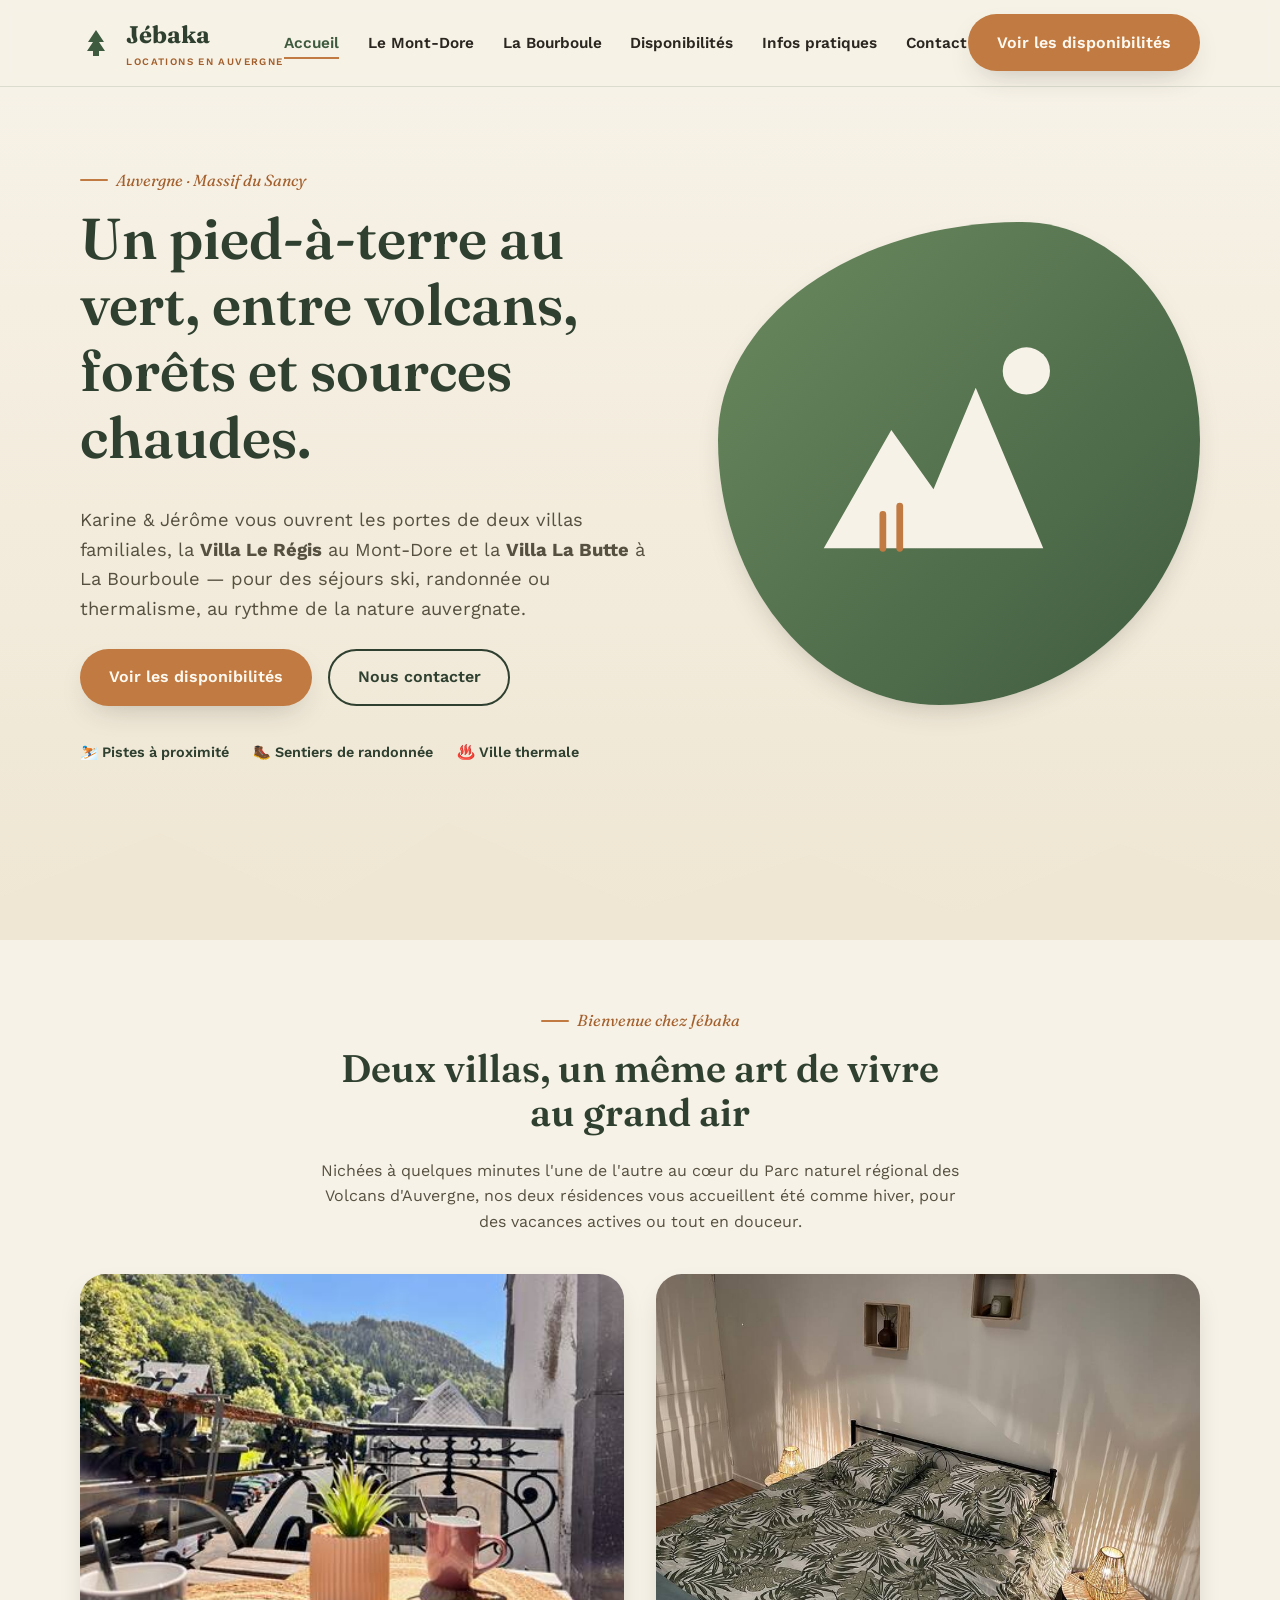
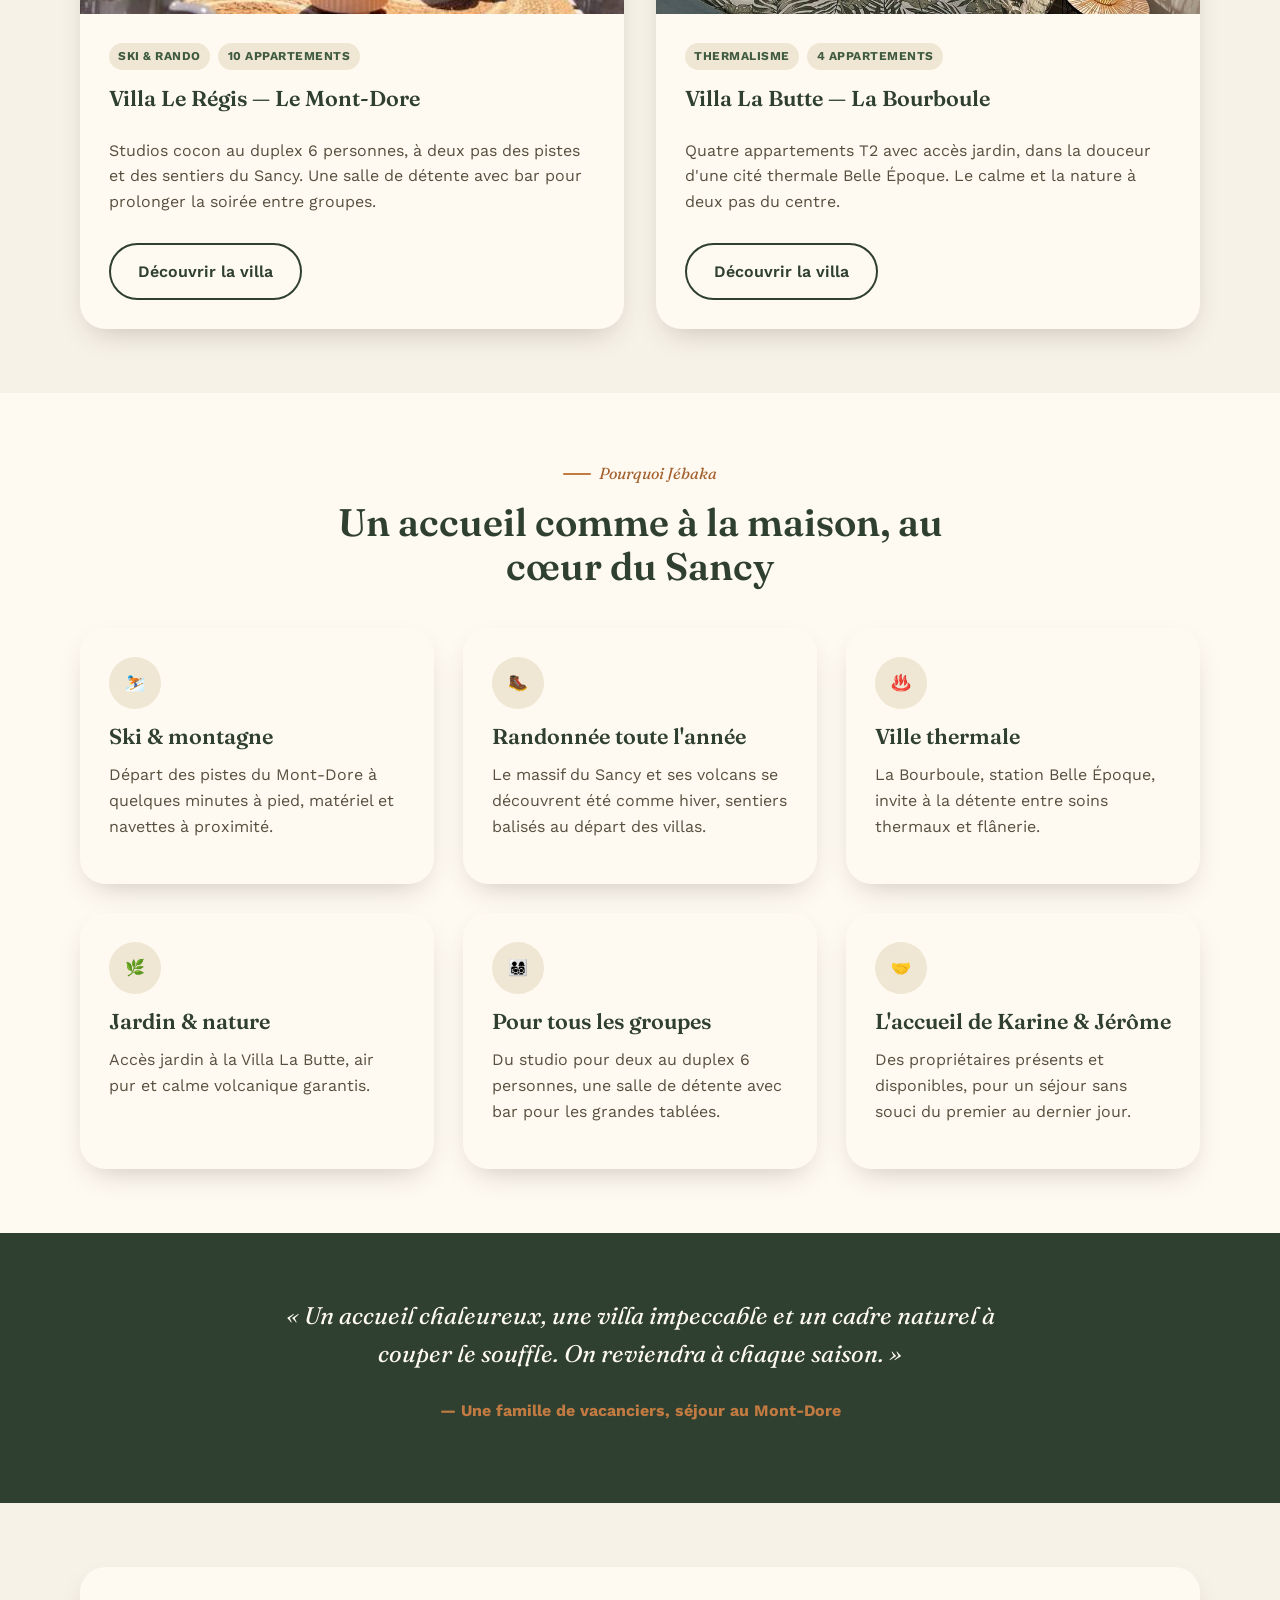
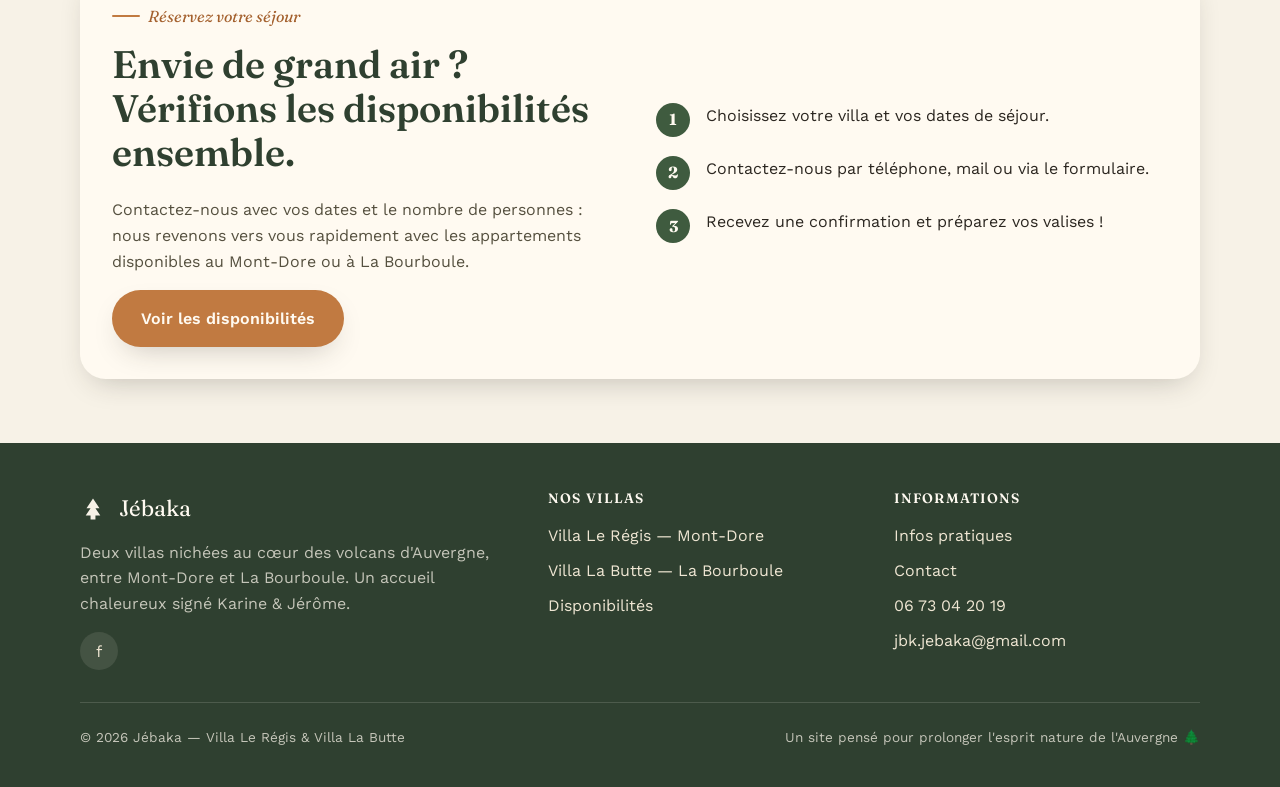
<file: index.html>
<!DOCTYPE html>
<html lang="fr">
<head>
<meta charset="UTF-8">
<meta name="viewport" content="width=device-width, initial-scale=1.0">
<title>Jébaka — Locations de vacances au Mont-Dore & La Bourboule</title>
<meta name="description" content="Jébaka vous accueille dans deux villas au cœur des volcans d'Auvergne : Villa Le Régis au Mont-Dore et Villa La Butte à La Bourboule. Ski, randonnée, thermalisme et nature.">
<link rel="icon" href="data:image/svg+xml,<svg xmlns=%22http://www.w3.org/2000/svg%22 viewBox=%220 0 100 100%22><text y=%22.9em%22 font-size=%2290%22>🌲</text></svg>">
<link rel="preconnect" href="https://fonts.googleapis.com">
<link rel="preconnect" href="https://fonts.gstatic.com" crossorigin>
<link href="https://fonts.googleapis.com/css2?family=Fraunces:ital,wght@0,500;0,600;0,700;1,500&family=Work+Sans:wght@400;500;600;700&display=swap" rel="stylesheet">
<link rel="stylesheet" href="assets/css/style.css">
</head>
<body>

<header class="site-header">
  <div class="container">
    <a href="index.html" class="logo">
      <svg width="32" height="32" viewBox="0 0 32 32" fill="none"><path d="M16 3 L24 15h-5l6 9h-6l0 5h-6l0-5H7l6-9h-5Z" fill="#3f5b3f"/></svg>
      <span>Jébaka<span class="sub">Locations en Auvergne</span></span>
    </a>
    <nav class="main-nav" aria-label="Navigation principale">
      <ul>
        <li><a href="index.html" aria-current="page">Accueil</a></li>
        <li><a href="mont-dore.html">Le Mont-Dore</a></li>
        <li><a href="bourboule.html">La Bourboule</a></li>
        <li><a href="disponibilites.html">Disponibilités</a></li>
        <li><a href="infos-pratiques.html">Infos pratiques</a></li>
        <li><a href="contact.html">Contact</a></li>
      </ul>
    </nav>
    <div class="header-actions">
      <a href="disponibilites.html" class="btn btn-primary">Voir les disponibilités</a>
      <button class="nav-toggle" aria-label="Ouvrir le menu"><span></span></button>
    </div>
  </div>
</header>

<main>
  <section class="hero">
    <div class="container">
      <div class="hero-copy">
        <p class="eyebrow">Auvergne · Massif du Sancy</p>
        <h1>Un pied-à-terre au vert, entre volcans, forêts et sources chaudes.</h1>
        <p class="lead">Karine &amp; Jérôme vous ouvrent les portes de deux villas familiales, la <strong>Villa Le Régis</strong> au Mont-Dore et la <strong>Villa La Butte</strong> à La Bourboule — pour des séjours ski, randonnée ou thermalisme, au rythme de la nature auvergnate.</p>
        <div class="hero-actions">
          <a href="disponibilites.html" class="btn btn-primary">Voir les disponibilités</a>
          <a href="contact.html" class="btn btn-ghost">Nous contacter</a>
        </div>
        <div class="hero-badges">
          <span class="badge">⛷️ Pistes à proximité</span>
          <span class="badge">🥾 Sentiers de randonnée</span>
          <span class="badge">♨️ Ville thermale</span>
        </div>
      </div>
      <div class="hero-art">
        <div class="blob">
          <svg viewBox="0 0 200 200" fill="none">
            <path d="M20 150 L60 80 L85 115 L110 55 L150 150 Z" fill="#f7f2e7"/>
            <circle cx="140" cy="45" r="14" fill="#f7f2e7"/>
            <path d="M55 150 L55 130 M65 150 L65 125" stroke="#c17a41" stroke-width="4" stroke-linecap="round"/>
          </svg>
        </div>
      </div>
    </div>
    <svg class="mountain-line" viewBox="0 0 1200 120" preserveAspectRatio="none">
      <path d="M0,120 L0,80 L150,20 L300,90 L420,10 L600,90 L760,40 L900,95 L1050,30 L1200,80 L1200,120 Z" fill="#efe6d3"/>
    </svg>
  </section>

  <section class="section-cream">
    <div class="container">
      <div class="section-head center">
        <p class="eyebrow">Bienvenue chez Jébaka</p>
        <h2>Deux villas, un même art de vivre au grand air</h2>
        <p>Nichées à quelques minutes l'une de l'autre au cœur du Parc naturel régional des Volcans d'Auvergne, nos deux résidences vous accueillent été comme hiver, pour des vacances actives ou tout en douceur.</p>
      </div>

      <div class="property-grid">
        <article class="property-card">
          <div class="property-media">
            <img src="assets/img/mont-dore/balcon-vue-montagne.jpg" alt="Vue montagne depuis un balcon de la Villa Le Régis, Le Mont-Dore" loading="lazy">
          </div>
          <div class="property-body">
            <div class="property-tags"><span class="tag">Ski &amp; rando</span><span class="tag">10 appartements</span></div>
            <h3>Villa Le Régis — Le Mont-Dore</h3>
            <p>Studios cocon au duplex 6 personnes, à deux pas des pistes et des sentiers du Sancy. Une salle de détente avec bar pour prolonger la soirée entre groupes.</p>
            <a href="mont-dore.html" class="btn btn-ghost">Découvrir la villa</a>
          </div>
        </article>

        <article class="property-card">
          <div class="property-media">
            <img src="assets/img/bourboule/chambre-jungle.jpg" alt="Chambre de la Villa La Butte, La Bourboule" loading="lazy">
          </div>
          <div class="property-body">
            <div class="property-tags"><span class="tag">Thermalisme</span><span class="tag">4 appartements</span></div>
            <h3>Villa La Butte — La Bourboule</h3>
            <p>Quatre appartements T2 avec accès jardin, dans la douceur d'une cité thermale Belle Époque. Le calme et la nature à deux pas du centre.</p>
            <a href="bourboule.html" class="btn btn-ghost">Découvrir la villa</a>
          </div>
        </article>
      </div>
    </div>
  </section>

  <section class="section-paper">
    <div class="container">
      <div class="section-head center">
        <p class="eyebrow">Pourquoi Jébaka</p>
        <h2>Un accueil comme à la maison, au cœur du Sancy</h2>
      </div>
      <div class="feature-grid">
        <div class="feature-card">
          <div class="feature-icon">⛷️</div>
          <h3>Ski &amp; montagne</h3>
          <p>Départ des pistes du Mont-Dore à quelques minutes à pied, matériel et navettes à proximité.</p>
        </div>
        <div class="feature-card">
          <div class="feature-icon">🥾</div>
          <h3>Randonnée toute l'année</h3>
          <p>Le massif du Sancy et ses volcans se découvrent été comme hiver, sentiers balisés au départ des villas.</p>
        </div>
        <div class="feature-card">
          <div class="feature-icon">♨️</div>
          <h3>Ville thermale</h3>
          <p>La Bourboule, station Belle Époque, invite à la détente entre soins thermaux et flânerie.</p>
        </div>
        <div class="feature-card">
          <div class="feature-icon">🌿</div>
          <h3>Jardin &amp; nature</h3>
          <p>Accès jardin à la Villa La Butte, air pur et calme volcanique garantis.</p>
        </div>
        <div class="feature-card">
          <div class="feature-icon">👨‍👩‍👧‍👦</div>
          <h3>Pour tous les groupes</h3>
          <p>Du studio pour deux au duplex 6 personnes, une salle de détente avec bar pour les grandes tablées.</p>
        </div>
        <div class="feature-card">
          <div class="feature-icon">🤝</div>
          <h3>L'accueil de Karine &amp; Jérôme</h3>
          <p>Des propriétaires présents et disponibles, pour un séjour sans souci du premier au dernier jour.</p>
        </div>
      </div>
    </div>
  </section>

  <section class="section-forest">
    <div class="container">
      <div class="testimonial">
        <p class="quote">« Un accueil chaleureux, une villa impeccable et un cadre naturel à couper le souffle. On reviendra à chaque saison. »</p>
        <p class="author">— Une famille de vacanciers, séjour au Mont-Dore</p>
      </div>
    </div>
  </section>

  <section class="section-cream">
    <div class="container">
      <div class="avail-panel">
        <div>
          <p class="eyebrow">Réservez votre séjour</p>
          <h2>Envie de grand air ? Vérifions les disponibilités ensemble.</h2>
          <p>Contactez-nous avec vos dates et le nombre de personnes : nous revenons vers vous rapidement avec les appartements disponibles au Mont-Dore ou à La Bourboule.</p>
          <a href="disponibilites.html" class="btn btn-primary">Voir les disponibilités</a>
        </div>
        <ul class="avail-steps">
          <li>Choisissez votre villa et vos dates de séjour.</li>
          <li>Contactez-nous par téléphone, mail ou via le formulaire.</li>
          <li>Recevez une confirmation et préparez vos valises !</li>
        </ul>
      </div>
    </div>
  </section>
</main>

<footer class="site-footer">
  <div class="container">
    <div class="footer-grid">
      <div>
        <div class="footer-logo">
          <svg width="26" height="26" viewBox="0 0 32 32" fill="none"><path d="M16 3 L24 15h-5l6 9h-6l0 5h-6l0-5H7l6-9h-5Z" fill="#f7f2e7"/></svg>
          Jébaka
        </div>
        <p>Deux villas nichées au cœur des volcans d'Auvergne, entre Mont-Dore et La Bourboule. Un accueil chaleureux signé Karine &amp; Jérôme.</p>
        <div class="social-links">
          <a href="https://www.facebook.com" aria-label="Facebook" target="_blank" rel="noopener">f</a>
        </div>
      </div>
      <div>
        <h4>Nos villas</h4>
        <ul>
          <li><a href="mont-dore.html">Villa Le Régis — Mont-Dore</a></li>
          <li><a href="bourboule.html">Villa La Butte — La Bourboule</a></li>
          <li><a href="disponibilites.html">Disponibilités</a></li>
        </ul>
      </div>
      <div>
        <h4>Informations</h4>
        <ul>
          <li><a href="infos-pratiques.html">Infos pratiques</a></li>
          <li><a href="contact.html">Contact</a></li>
          <li><a href="tel:0673042019">06 73 04 20 19</a></li>
          <li><a href="mailto:jbk.jebaka@gmail.com">jbk.jebaka@gmail.com</a></li>
        </ul>
      </div>
    </div>
    <div class="footer-bottom">
      <p>© 2026 Jébaka — Villa Le Régis &amp; Villa La Butte</p>
      <p>Un site pensé pour prolonger l'esprit nature de l'Auvergne 🌲</p>
    </div>
  </div>
</footer>

<script src="assets/js/main.js"></script>
</body>
</html>
</file>
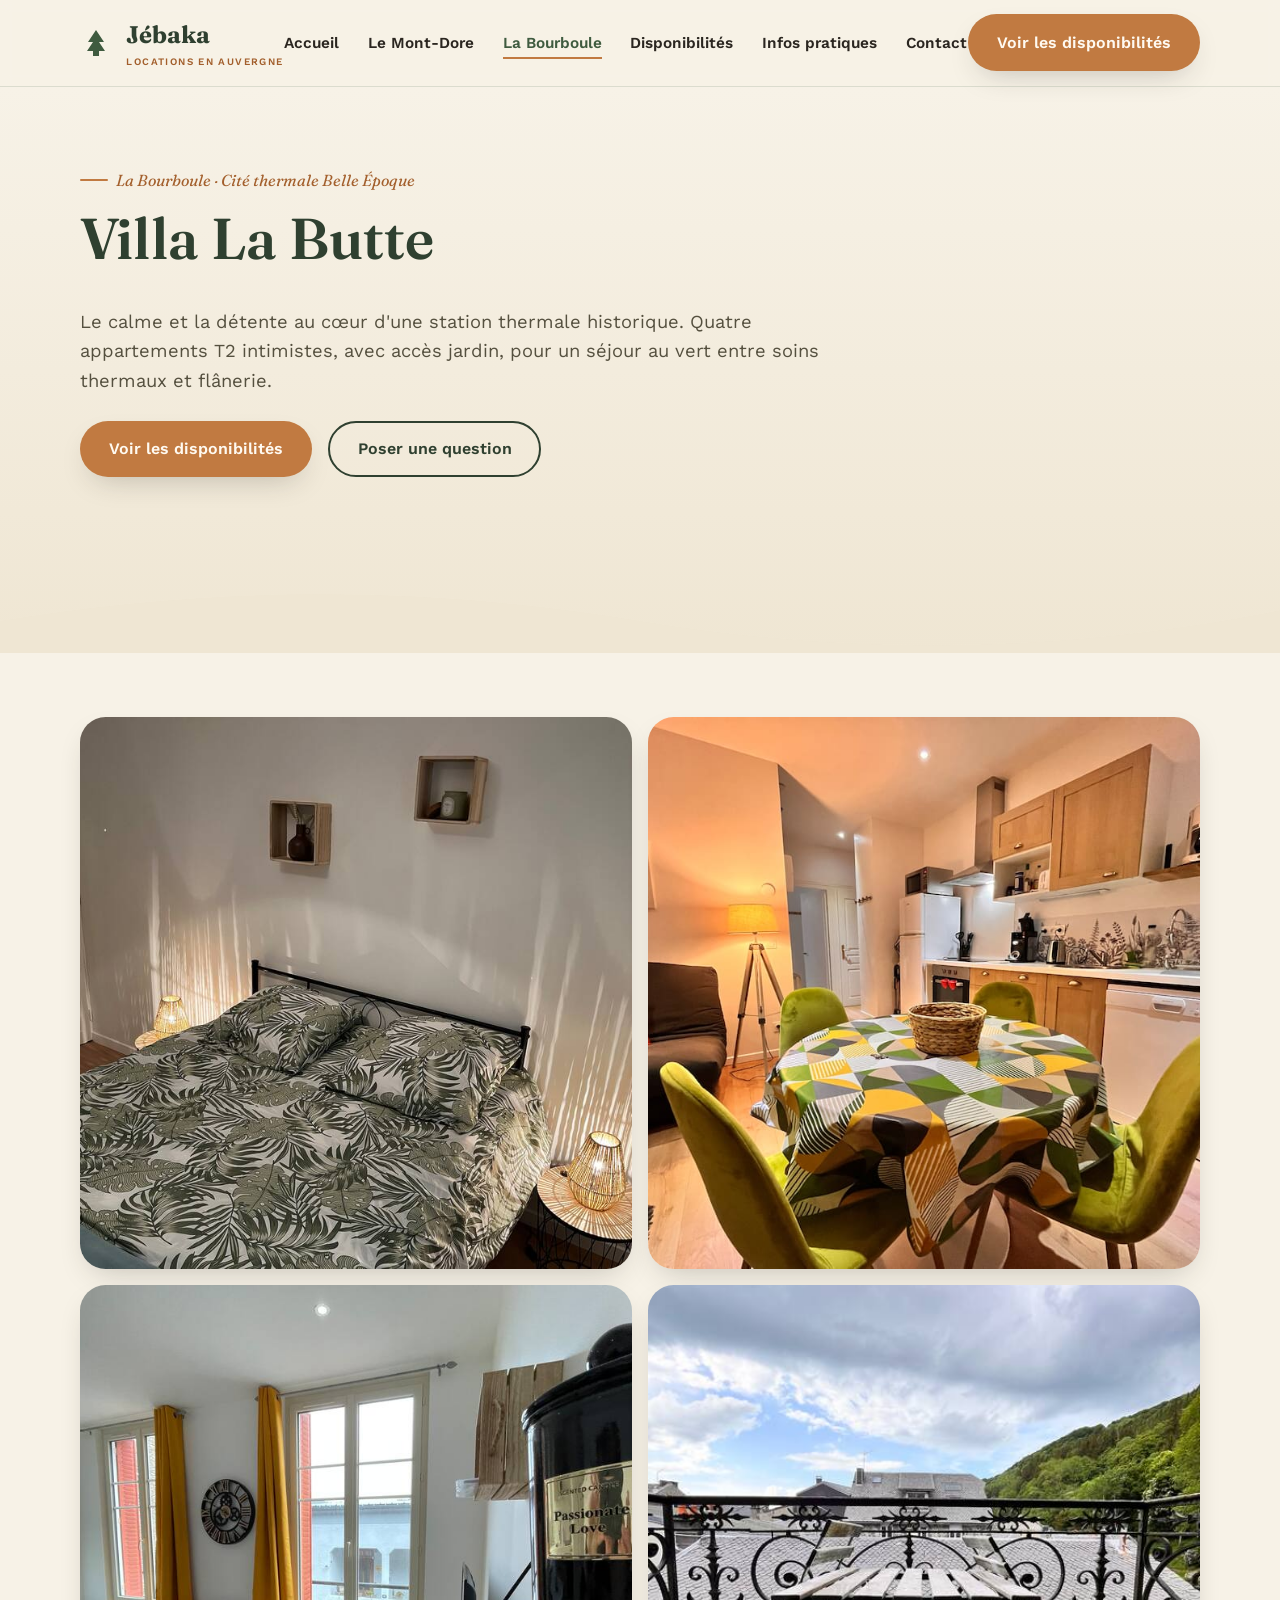
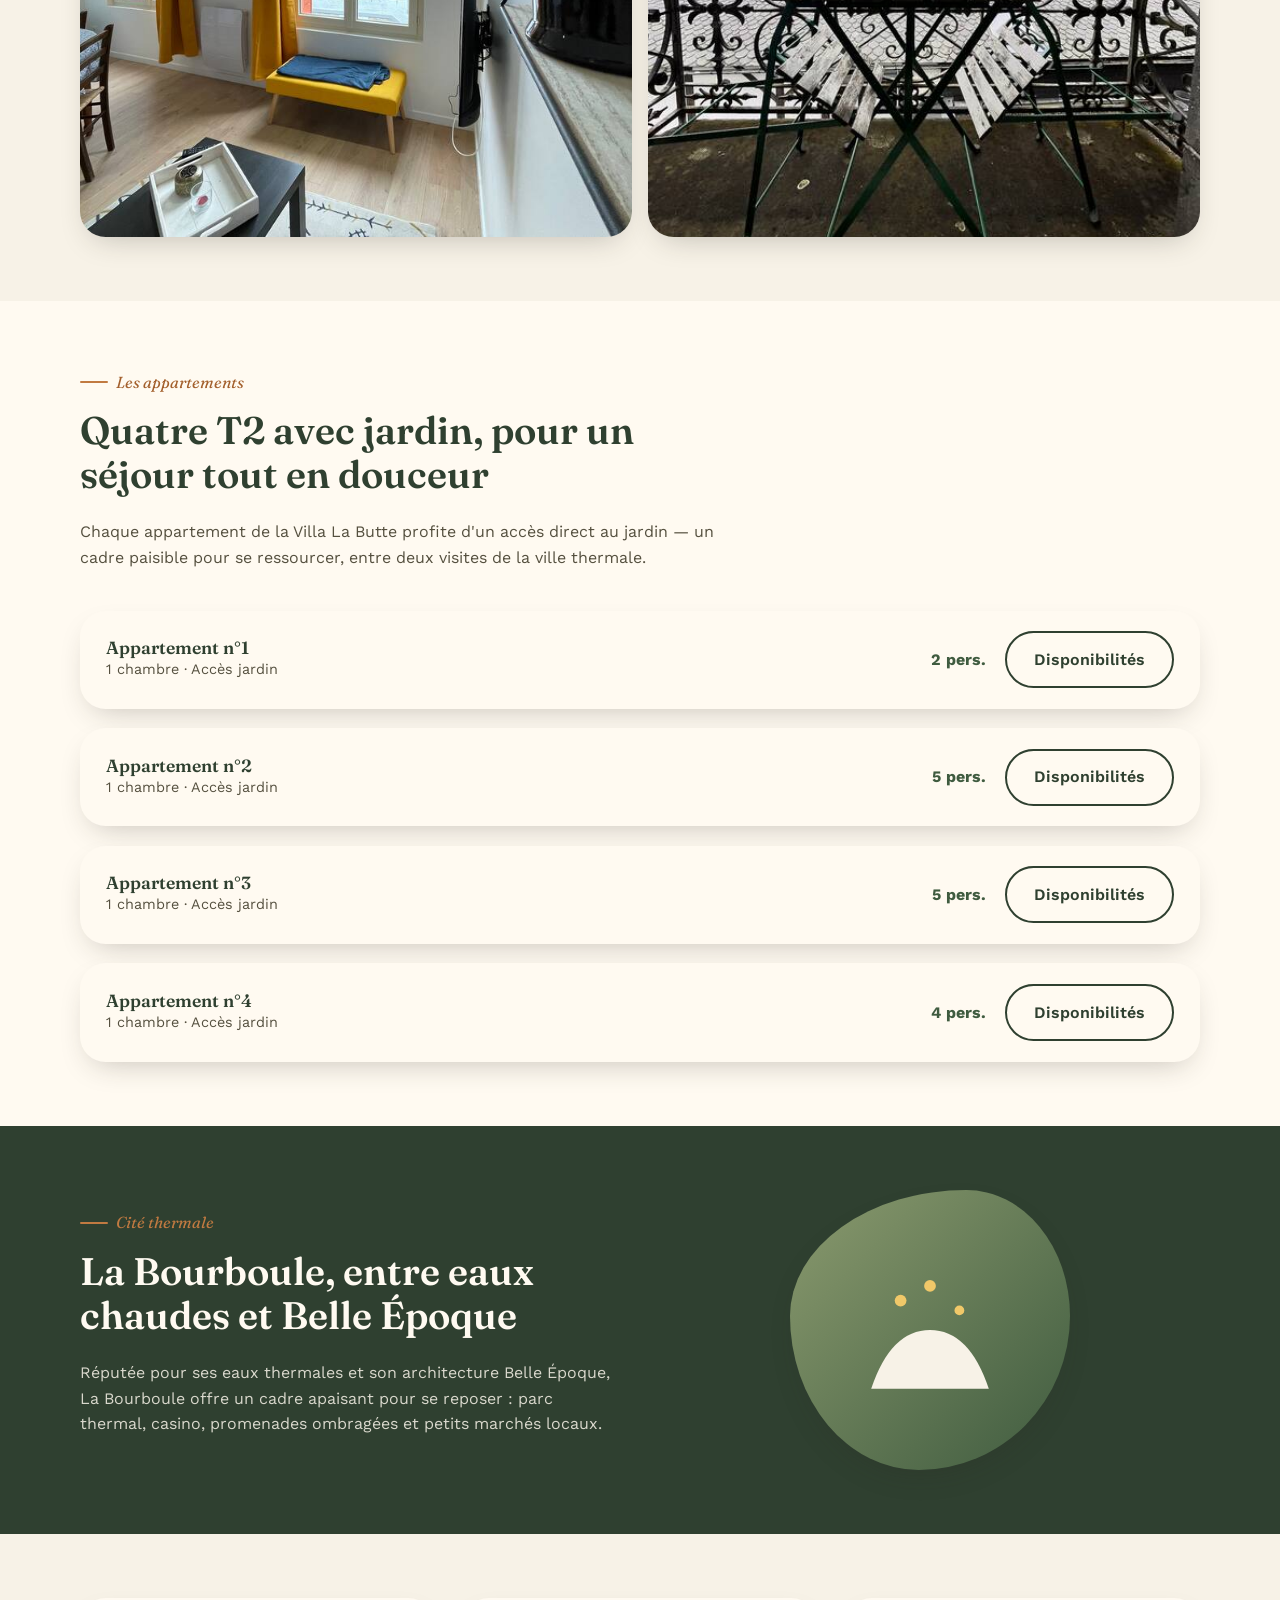
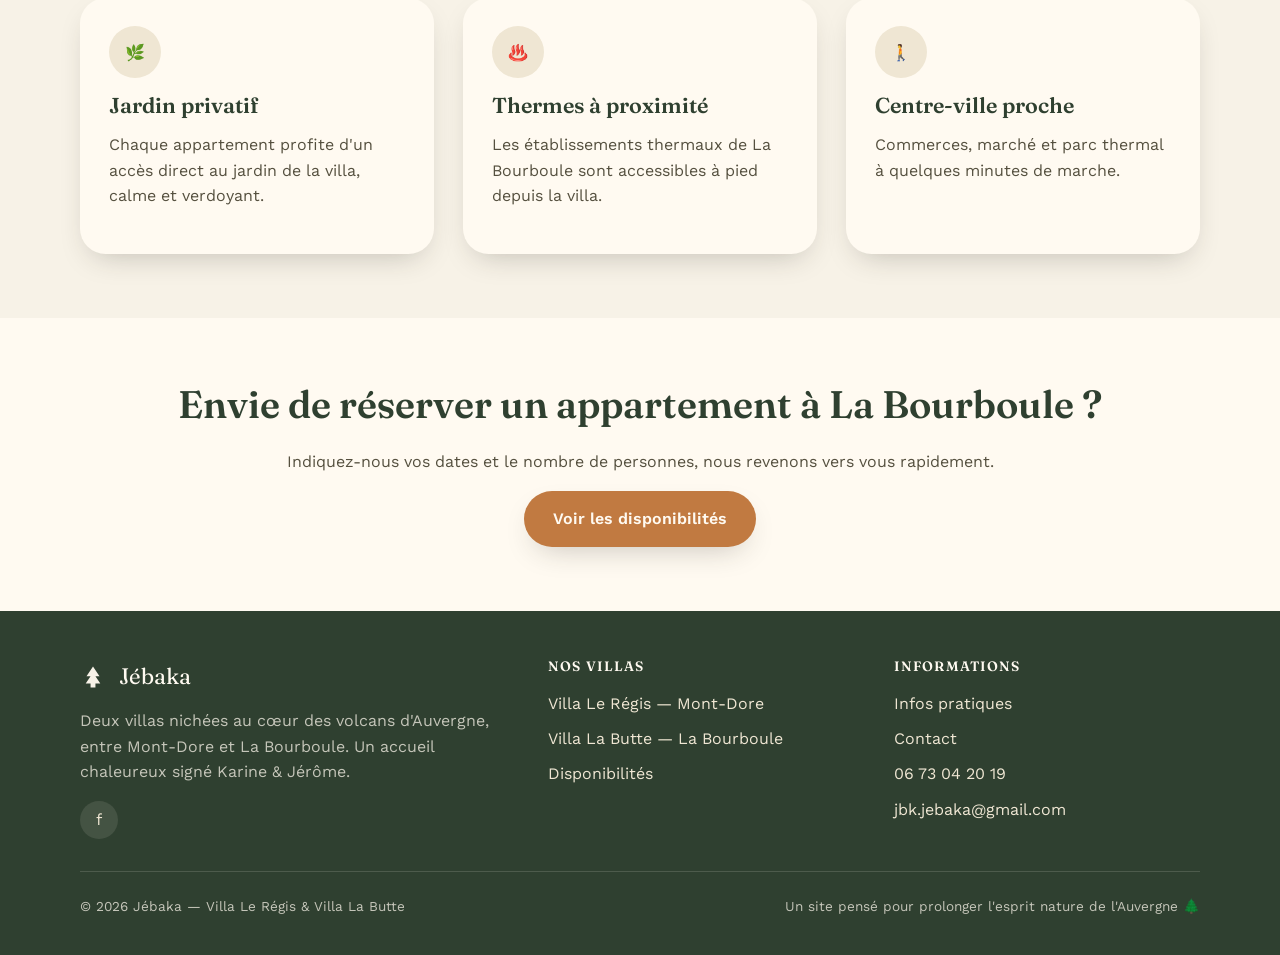
<file: bourboule.html>
<!DOCTYPE html>
<html lang="fr">
<head>
<meta charset="UTF-8">
<meta name="viewport" content="width=device-width, initial-scale=1.0">
<title>Villa La Butte — Appartements à La Bourboule | Jébaka</title>
<meta name="description" content="Villa La Butte à La Bourboule : 4 appartements T2 avec accès jardin, calme et détente dans une station thermale Belle Époque.">
<link rel="icon" href="data:image/svg+xml,<svg xmlns=%22http://www.w3.org/2000/svg%22 viewBox=%220 0 100 100%22><text y=%22.9em%22 font-size=%2290%22>🌲</text></svg>">
<link rel="preconnect" href="https://fonts.googleapis.com">
<link rel="preconnect" href="https://fonts.gstatic.com" crossorigin>
<link href="https://fonts.googleapis.com/css2?family=Fraunces:ital,wght@0,500;0,600;0,700;1,500&family=Work+Sans:wght@400;500;600;700&display=swap" rel="stylesheet">
<link rel="stylesheet" href="assets/css/style.css">
</head>
<body>

<header class="site-header">
  <div class="container">
    <a href="index.html" class="logo">
      <svg width="32" height="32" viewBox="0 0 32 32" fill="none"><path d="M16 3 L24 15h-5l6 9h-6l0 5h-6l0-5H7l6-9h-5Z" fill="#3f5b3f"/></svg>
      <span>Jébaka<span class="sub">Locations en Auvergne</span></span>
    </a>
    <nav class="main-nav" aria-label="Navigation principale">
      <ul>
        <li><a href="index.html">Accueil</a></li>
        <li><a href="mont-dore.html">Le Mont-Dore</a></li>
        <li><a href="bourboule.html" aria-current="page">La Bourboule</a></li>
        <li><a href="disponibilites.html">Disponibilités</a></li>
        <li><a href="infos-pratiques.html">Infos pratiques</a></li>
        <li><a href="contact.html">Contact</a></li>
      </ul>
    </nav>
    <div class="header-actions">
      <a href="disponibilites.html" class="btn btn-primary">Voir les disponibilités</a>
      <button class="nav-toggle" aria-label="Ouvrir le menu"><span></span></button>
    </div>
  </div>
</header>

<main>
  <section class="hero" style="padding-bottom:0;">
    <div class="container" style="grid-template-columns:1fr;">
      <div class="hero-copy" style="max-width:760px;">
        <p class="eyebrow">La Bourboule · Cité thermale Belle Époque</p>
        <h1>Villa La Butte</h1>
        <p class="lead">Le calme et la détente au cœur d'une station thermale historique. Quatre appartements T2 intimistes, avec accès jardin, pour un séjour au vert entre soins thermaux et flânerie.</p>
        <div class="hero-actions">
          <a href="disponibilites.html" class="btn btn-primary">Voir les disponibilités</a>
          <a href="contact.html" class="btn btn-ghost">Poser une question</a>
        </div>
      </div>
    </div>
    <svg class="mountain-line" viewBox="0 0 1200 120" preserveAspectRatio="none">
      <path d="M0,120 L0,90 Q300,40 600,90 T1200,80 L1200,120 Z" fill="#efe6d3"/>
    </svg>
  </section>

  <section class="section-cream">
    <div class="container">
      <div class="gallery-grid cols-2">
        <div><img src="assets/img/bourboule/chambre-jungle.jpg" alt="Chambre avec linge de lit feuillage, Villa La Butte" loading="lazy"></div>
        <div><img src="assets/img/bourboule/salon-cuisine-verte.jpg" alt="Cuisine et coin repas, Villa La Butte" loading="lazy"></div>
        <div><img src="assets/img/bourboule/salon-rideaux-jaunes.jpg" alt="Salon lumineux, Villa La Butte" loading="lazy"></div>
        <div><img src="assets/img/bourboule/terrasse-fer-forge.jpg" alt="Terrasse en fer forgé avec vue sur les toits, Villa La Butte" loading="lazy"></div>
      </div>
    </div>
  </section>

  <section class="section-paper">
    <div class="container">
      <div class="section-head">
        <p class="eyebrow">Les appartements</p>
        <h2>Quatre T2 avec jardin, pour un séjour tout en douceur</h2>
        <p>Chaque appartement de la Villa La Butte profite d'un accès direct au jardin — un cadre paisible pour se ressourcer, entre deux visites de la ville thermale.</p>
      </div>
      <div class="apartment-list">
        <div class="apartment-row">
          <div>
            <h3>Appartement n°1</h3>
            <p class="meta">1 chambre · Accès jardin</p>
          </div>
          <span class="capacity">2 pers.</span>
          <a href="disponibilites.html" class="btn btn-ghost">Disponibilités</a>
        </div>
        <div class="apartment-row">
          <div>
            <h3>Appartement n°2</h3>
            <p class="meta">1 chambre · Accès jardin</p>
          </div>
          <span class="capacity">5 pers.</span>
          <a href="disponibilites.html" class="btn btn-ghost">Disponibilités</a>
        </div>
        <div class="apartment-row">
          <div>
            <h3>Appartement n°3</h3>
            <p class="meta">1 chambre · Accès jardin</p>
          </div>
          <span class="capacity">5 pers.</span>
          <a href="disponibilites.html" class="btn btn-ghost">Disponibilités</a>
        </div>
        <div class="apartment-row">
          <div>
            <h3>Appartement n°4</h3>
            <p class="meta">1 chambre · Accès jardin</p>
          </div>
          <span class="capacity">4 pers.</span>
          <a href="disponibilites.html" class="btn btn-ghost">Disponibilités</a>
        </div>
      </div>
    </div>
  </section>

  <section class="section-forest">
    <div class="container" style="display:grid;grid-template-columns:1fr 1fr;gap:2.5rem;align-items:center;">
      <div class="blob" style="background:linear-gradient(135deg,#8a9a6e,#3f5b3f);margin-inline:auto;max-width:280px;order:2;">
        <svg viewBox="0 0 200 200" fill="none">
          <path d="M40 160 Q60 100 100 100 Q140 100 160 160Z" fill="#f7f2e7"/>
          <circle cx="70" cy="70" r="6" fill="#f0c869"/>
          <circle cx="130" cy="80" r="5" fill="#f0c869"/>
          <circle cx="100" cy="55" r="6" fill="#f0c869"/>
        </svg>
      </div>
      <div>
        <p class="eyebrow" style="color:#c17a41;">Cité thermale</p>
        <h2>La Bourboule, entre eaux chaudes et Belle Époque</h2>
        <p>Réputée pour ses eaux thermales et son architecture Belle Époque, La Bourboule offre un cadre apaisant pour se reposer : parc thermal, casino, promenades ombragées et petits marchés locaux.</p>
      </div>
    </div>
  </section>

  <section class="section-cream">
    <div class="container">
      <div class="feature-grid">
        <div class="feature-card">
          <div class="feature-icon">🌿</div>
          <h3>Jardin privatif</h3>
          <p>Chaque appartement profite d'un accès direct au jardin de la villa, calme et verdoyant.</p>
        </div>
        <div class="feature-card">
          <div class="feature-icon">♨️</div>
          <h3>Thermes à proximité</h3>
          <p>Les établissements thermaux de La Bourboule sont accessibles à pied depuis la villa.</p>
        </div>
        <div class="feature-card">
          <div class="feature-icon">🚶</div>
          <h3>Centre-ville proche</h3>
          <p>Commerces, marché et parc thermal à quelques minutes de marche.</p>
        </div>
      </div>
    </div>
  </section>

  <section class="section-paper">
    <div class="container" style="text-align:center;">
      <h2>Envie de réserver un appartement à La Bourboule ?</h2>
      <p>Indiquez-nous vos dates et le nombre de personnes, nous revenons vers vous rapidement.</p>
      <a href="disponibilites.html" class="btn btn-primary">Voir les disponibilités</a>
    </div>
  </section>
</main>

<footer class="site-footer">
  <div class="container">
    <div class="footer-grid">
      <div>
        <div class="footer-logo">
          <svg width="26" height="26" viewBox="0 0 32 32" fill="none"><path d="M16 3 L24 15h-5l6 9h-6l0 5h-6l0-5H7l6-9h-5Z" fill="#f7f2e7"/></svg>
          Jébaka
        </div>
        <p>Deux villas nichées au cœur des volcans d'Auvergne, entre Mont-Dore et La Bourboule. Un accueil chaleureux signé Karine &amp; Jérôme.</p>
        <div class="social-links">
          <a href="https://www.facebook.com" aria-label="Facebook" target="_blank" rel="noopener">f</a>
        </div>
      </div>
      <div>
        <h4>Nos villas</h4>
        <ul>
          <li><a href="mont-dore.html">Villa Le Régis — Mont-Dore</a></li>
          <li><a href="bourboule.html">Villa La Butte — La Bourboule</a></li>
          <li><a href="disponibilites.html">Disponibilités</a></li>
        </ul>
      </div>
      <div>
        <h4>Informations</h4>
        <ul>
          <li><a href="infos-pratiques.html">Infos pratiques</a></li>
          <li><a href="contact.html">Contact</a></li>
          <li><a href="tel:0673042019">06 73 04 20 19</a></li>
          <li><a href="mailto:jbk.jebaka@gmail.com">jbk.jebaka@gmail.com</a></li>
        </ul>
      </div>
    </div>
    <div class="footer-bottom">
      <p>© 2026 Jébaka — Villa Le Régis &amp; Villa La Butte</p>
      <p>Un site pensé pour prolonger l'esprit nature de l'Auvergne 🌲</p>
    </div>
  </div>
</footer>

<script src="assets/js/main.js"></script>
</body>
</html>
</file>
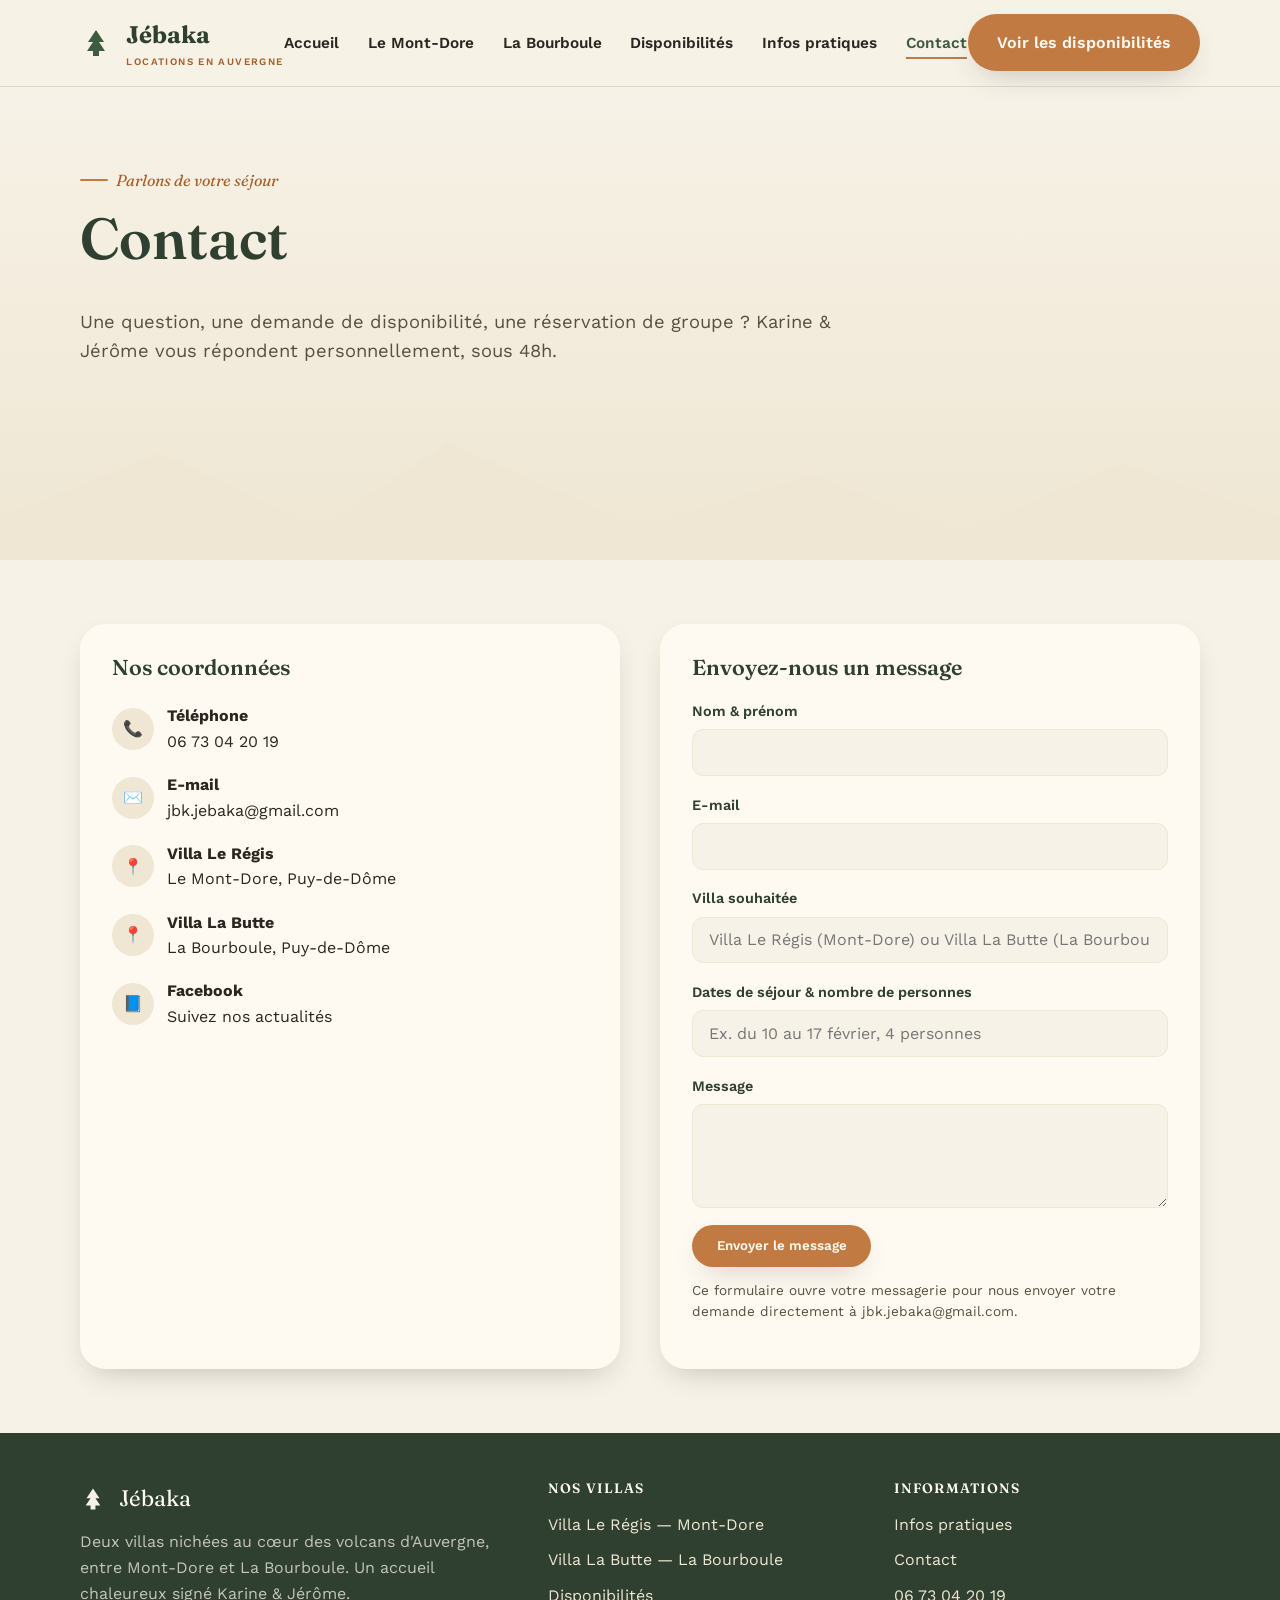
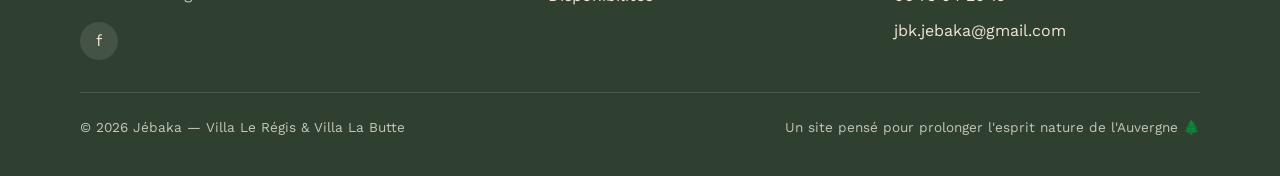
<file: contact.html>
<!DOCTYPE html>
<html lang="fr">
<head>
<meta charset="UTF-8">
<meta name="viewport" content="width=device-width, initial-scale=1.0">
<title>Contact — Jébaka</title>
<meta name="description" content="Contactez Karine et Jérôme pour réserver votre séjour à la Villa Le Régis (Mont-Dore) ou à la Villa La Butte (La Bourboule).">
<link rel="icon" href="data:image/svg+xml,<svg xmlns=%22http://www.w3.org/2000/svg%22 viewBox=%220 0 100 100%22><text y=%22.9em%22 font-size=%2290%22>🌲</text></svg>">
<link rel="preconnect" href="https://fonts.googleapis.com">
<link rel="preconnect" href="https://fonts.gstatic.com" crossorigin>
<link href="https://fonts.googleapis.com/css2?family=Fraunces:ital,wght@0,500;0,600;0,700;1,500&family=Work+Sans:wght@400;500;600;700&display=swap" rel="stylesheet">
<link rel="stylesheet" href="assets/css/style.css">
</head>
<body>

<header class="site-header">
  <div class="container">
    <a href="index.html" class="logo">
      <svg width="32" height="32" viewBox="0 0 32 32" fill="none"><path d="M16 3 L24 15h-5l6 9h-6l0 5h-6l0-5H7l6-9h-5Z" fill="#3f5b3f"/></svg>
      <span>Jébaka<span class="sub">Locations en Auvergne</span></span>
    </a>
    <nav class="main-nav" aria-label="Navigation principale">
      <ul>
        <li><a href="index.html">Accueil</a></li>
        <li><a href="mont-dore.html">Le Mont-Dore</a></li>
        <li><a href="bourboule.html">La Bourboule</a></li>
        <li><a href="disponibilites.html">Disponibilités</a></li>
        <li><a href="infos-pratiques.html">Infos pratiques</a></li>
        <li><a href="contact.html" aria-current="page">Contact</a></li>
      </ul>
    </nav>
    <div class="header-actions">
      <a href="disponibilites.html" class="btn btn-primary">Voir les disponibilités</a>
      <button class="nav-toggle" aria-label="Ouvrir le menu"><span></span></button>
    </div>
  </div>
</header>

<main>
  <section class="hero" style="padding-bottom:0;">
    <div class="container" style="grid-template-columns:1fr;">
      <div class="hero-copy" style="max-width:760px;">
        <p class="eyebrow">Parlons de votre séjour</p>
        <h1>Contact</h1>
        <p class="lead">Une question, une demande de disponibilité, une réservation de groupe ? Karine &amp; Jérôme vous répondent personnellement, sous 48h.</p>
      </div>
    </div>
    <svg class="mountain-line" viewBox="0 0 1200 120" preserveAspectRatio="none">
      <path d="M0,120 L0,80 L150,20 L300,90 L420,10 L600,90 L760,40 L900,95 L1050,30 L1200,80 L1200,120 Z" fill="#efe6d3"/>
    </svg>
  </section>

  <section class="section-cream">
    <div class="container">
      <div class="contact-grid">
        <div class="contact-card">
          <h3 style="margin-bottom:1.4rem;">Nos coordonnées</h3>
          <div class="contact-detail">
            <span class="icon-badge">📞</span>
            <div>
              <strong>Téléphone</strong><br>
              <a href="tel:0673042019">06 73 04 20 19</a>
            </div>
          </div>
          <div class="contact-detail">
            <span class="icon-badge">✉️</span>
            <div>
              <strong>E-mail</strong><br>
              <a href="mailto:jbk.jebaka@gmail.com">jbk.jebaka@gmail.com</a>
            </div>
          </div>
          <div class="contact-detail">
            <span class="icon-badge">📍</span>
            <div>
              <strong>Villa Le Régis</strong><br>
              Le Mont-Dore, Puy-de-Dôme
            </div>
          </div>
          <div class="contact-detail">
            <span class="icon-badge">📍</span>
            <div>
              <strong>Villa La Butte</strong><br>
              La Bourboule, Puy-de-Dôme
            </div>
          </div>
          <div class="contact-detail">
            <span class="icon-badge">📘</span>
            <div>
              <strong>Facebook</strong><br>
              <a href="https://www.facebook.com" target="_blank" rel="noopener">Suivez nos actualités</a>
            </div>
          </div>
        </div>

        <div class="contact-card">
          <h3 style="margin-bottom:1.2rem;">Envoyez-nous un message</h3>
          <form id="contact-form">
            <div class="form-field">
              <label for="name">Nom &amp; prénom</label>
              <input type="text" id="name" name="name" required>
            </div>
            <div class="form-field">
              <label for="email">E-mail</label>
              <input type="email" id="email" name="email" required>
            </div>
            <div class="form-field">
              <label for="villa">Villa souhaitée</label>
              <input type="text" id="villa" name="villa" placeholder="Villa Le Régis (Mont-Dore) ou Villa La Butte (La Bourboule)">
            </div>
            <div class="form-field">
              <label for="dates">Dates de séjour &amp; nombre de personnes</label>
              <input type="text" id="dates" name="dates" placeholder="Ex. du 10 au 17 février, 4 personnes">
            </div>
            <div class="form-field">
              <label for="message">Message</label>
              <textarea id="message" name="message" rows="4"></textarea>
            </div>
            <button type="submit" class="btn btn-primary">Envoyer le message</button>
            <p style="font-size:0.85rem;margin-top:0.8rem;color:var(--ink-soft);">Ce formulaire ouvre votre messagerie pour nous envoyer votre demande directement à jbk.jebaka@gmail.com.</p>
          </form>
        </div>
      </div>
    </div>
  </section>
</main>

<footer class="site-footer">
  <div class="container">
    <div class="footer-grid">
      <div>
        <div class="footer-logo">
          <svg width="26" height="26" viewBox="0 0 32 32" fill="none"><path d="M16 3 L24 15h-5l6 9h-6l0 5h-6l0-5H7l6-9h-5Z" fill="#f7f2e7"/></svg>
          Jébaka
        </div>
        <p>Deux villas nichées au cœur des volcans d'Auvergne, entre Mont-Dore et La Bourboule. Un accueil chaleureux signé Karine &amp; Jérôme.</p>
        <div class="social-links">
          <a href="https://www.facebook.com" aria-label="Facebook" target="_blank" rel="noopener">f</a>
        </div>
      </div>
      <div>
        <h4>Nos villas</h4>
        <ul>
          <li><a href="mont-dore.html">Villa Le Régis — Mont-Dore</a></li>
          <li><a href="bourboule.html">Villa La Butte — La Bourboule</a></li>
          <li><a href="disponibilites.html">Disponibilités</a></li>
        </ul>
      </div>
      <div>
        <h4>Informations</h4>
        <ul>
          <li><a href="infos-pratiques.html">Infos pratiques</a></li>
          <li><a href="contact.html">Contact</a></li>
          <li><a href="tel:0673042019">06 73 04 20 19</a></li>
          <li><a href="mailto:jbk.jebaka@gmail.com">jbk.jebaka@gmail.com</a></li>
        </ul>
      </div>
    </div>
    <div class="footer-bottom">
      <p>© 2026 Jébaka — Villa Le Régis &amp; Villa La Butte</p>
      <p>Un site pensé pour prolonger l'esprit nature de l'Auvergne 🌲</p>
    </div>
  </div>
</footer>

<script src="assets/js/main.js"></script>
<script>
  const form = document.getElementById("contact-form");
  if (form) {
    form.addEventListener("submit", (e) => {
      e.preventDefault();
      const subject = encodeURIComponent("Demande de séjour — " + form.name.value);
      const bodyText = [
        `Nom : ${form.name.value}`,
        `E-mail : ${form.email.value}`,
        `Villa souhaitée : ${form.villa.value}`,
        `Dates : ${form.dates.value}`,
        "",
        "Message :",
        form.message.value
      ].join("\n");
      const body = encodeURIComponent(bodyText);
      window.location.href = `mailto:jbk.jebaka@gmail.com?subject=${subject}&body=${body}`;
    });
  }
</script>
</body>
</html>
</file>
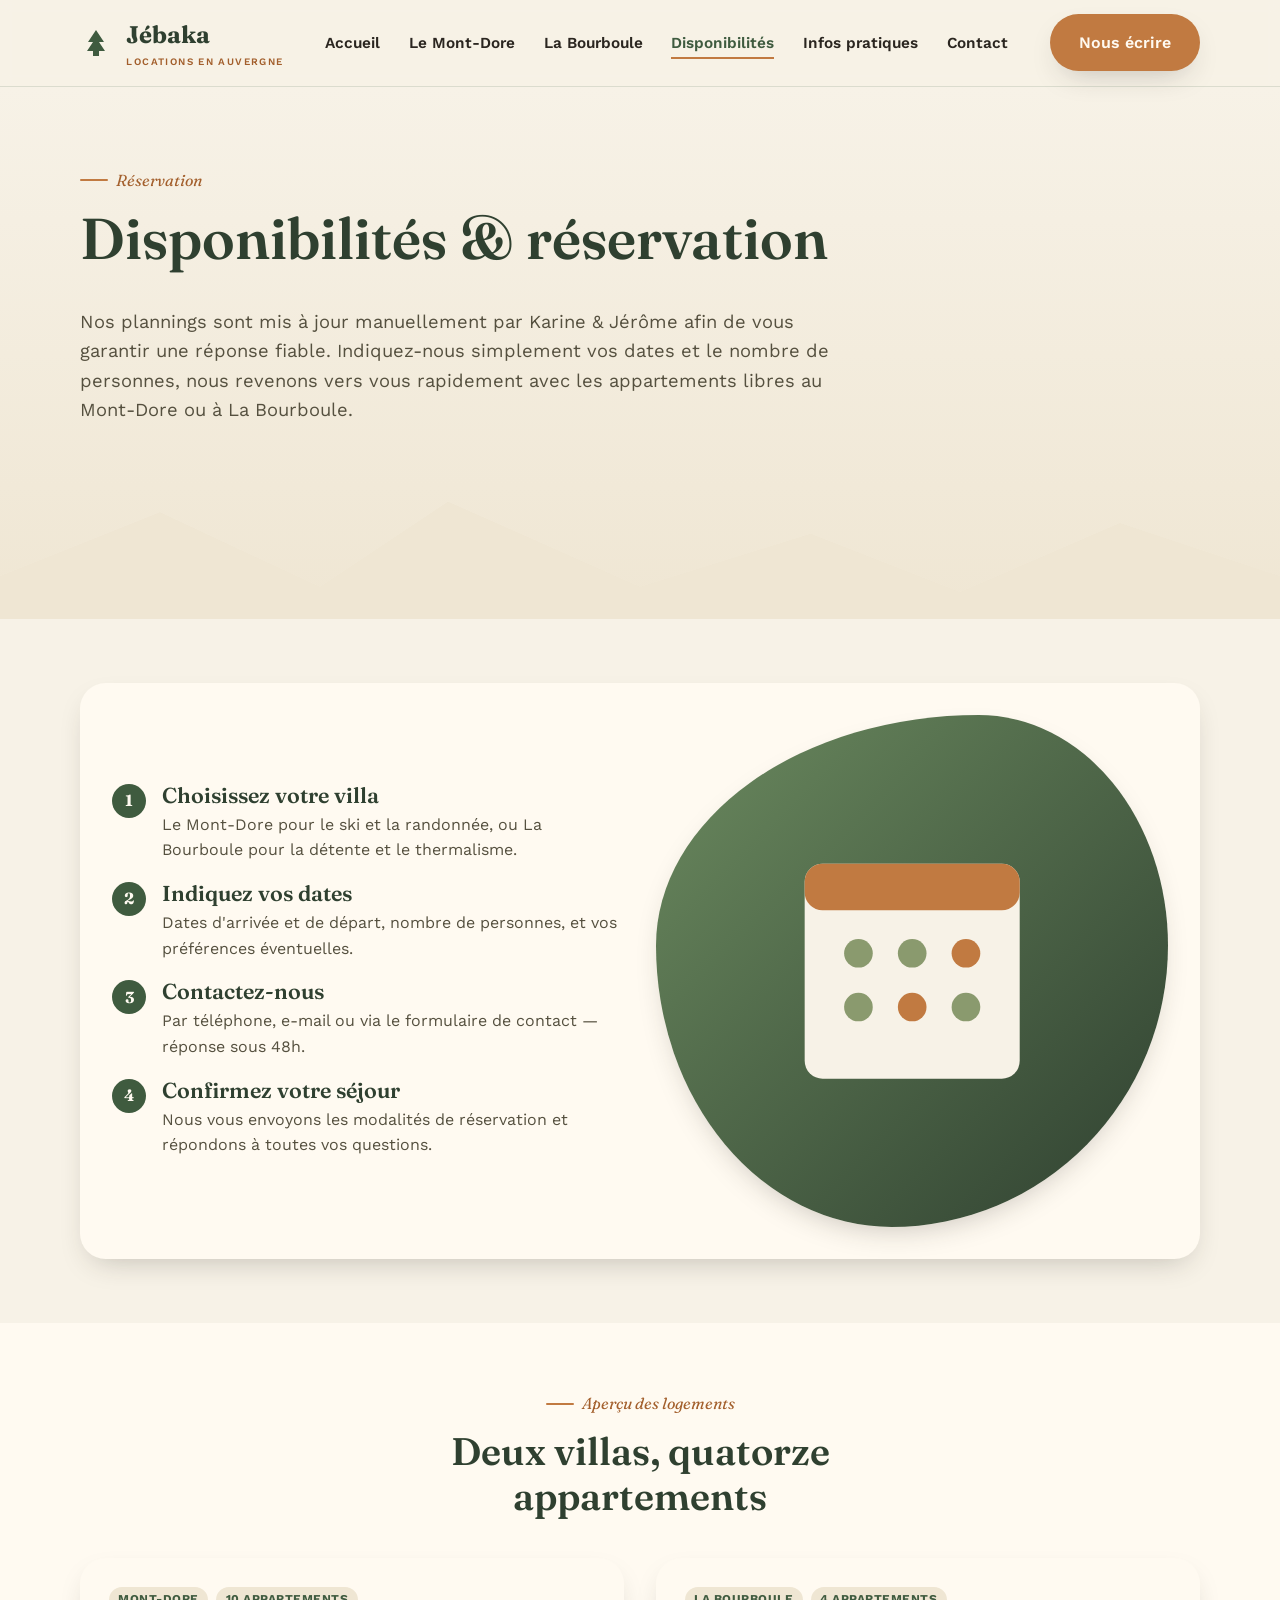
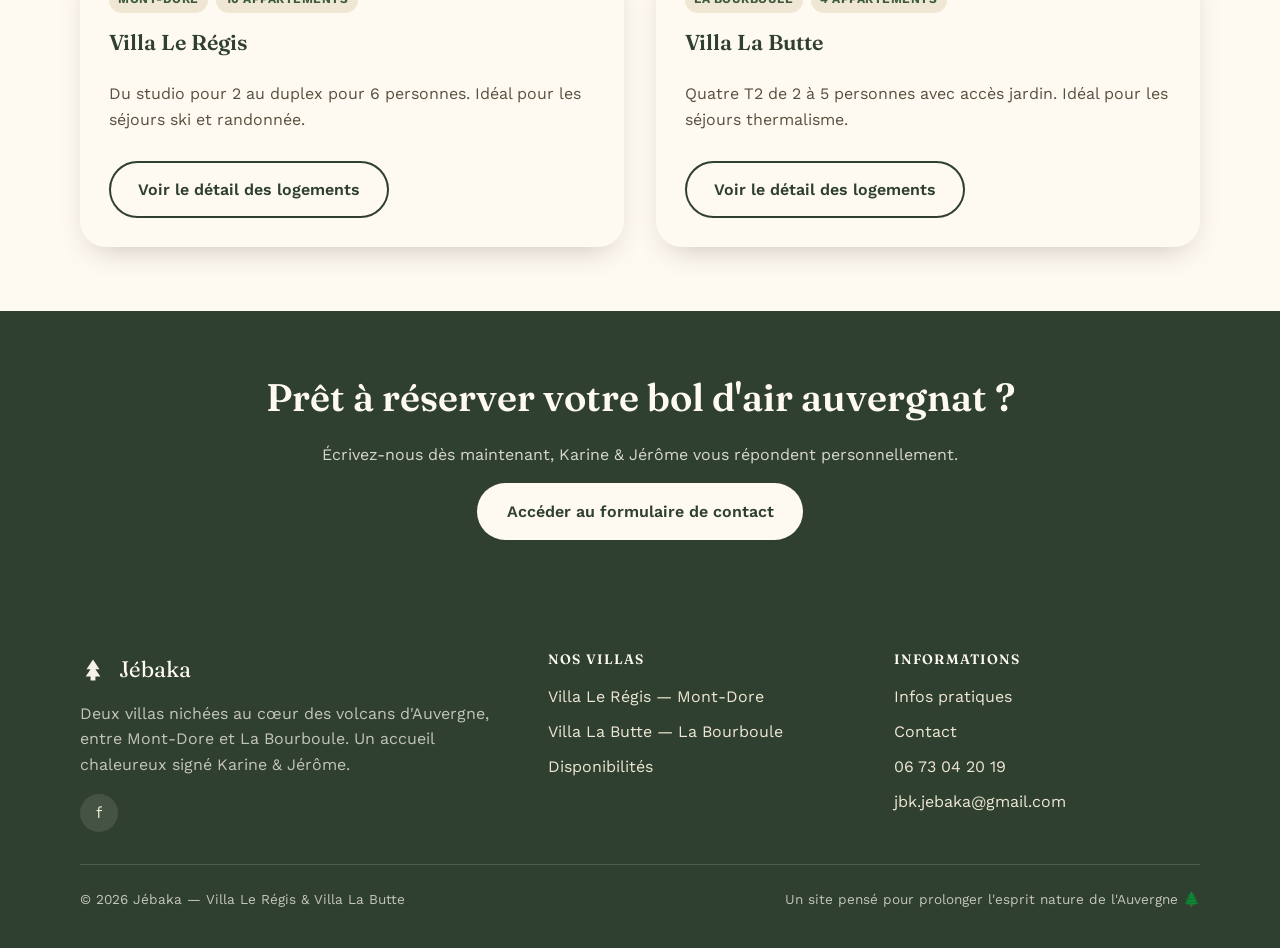
<file: disponibilites.html>
<!DOCTYPE html>
<html lang="fr">
<head>
<meta charset="UTF-8">
<meta name="viewport" content="width=device-width, initial-scale=1.0">
<title>Disponibilités — Jébaka</title>
<meta name="description" content="Consultez les disponibilités des appartements Jébaka au Mont-Dore et à La Bourboule et contactez-nous pour réserver votre séjour.">
<link rel="icon" href="data:image/svg+xml,<svg xmlns=%22http://www.w3.org/2000/svg%22 viewBox=%220 0 100 100%22><text y=%22.9em%22 font-size=%2290%22>🌲</text></svg>">
<link rel="preconnect" href="https://fonts.googleapis.com">
<link rel="preconnect" href="https://fonts.gstatic.com" crossorigin>
<link href="https://fonts.googleapis.com/css2?family=Fraunces:ital,wght@0,500;0,600;0,700;1,500&family=Work+Sans:wght@400;500;600;700&display=swap" rel="stylesheet">
<link rel="stylesheet" href="assets/css/style.css">
</head>
<body>

<header class="site-header">
  <div class="container">
    <a href="index.html" class="logo">
      <svg width="32" height="32" viewBox="0 0 32 32" fill="none"><path d="M16 3 L24 15h-5l6 9h-6l0 5h-6l0-5H7l6-9h-5Z" fill="#3f5b3f"/></svg>
      <span>Jébaka<span class="sub">Locations en Auvergne</span></span>
    </a>
    <nav class="main-nav" aria-label="Navigation principale">
      <ul>
        <li><a href="index.html">Accueil</a></li>
        <li><a href="mont-dore.html">Le Mont-Dore</a></li>
        <li><a href="bourboule.html">La Bourboule</a></li>
        <li><a href="disponibilites.html" aria-current="page">Disponibilités</a></li>
        <li><a href="infos-pratiques.html">Infos pratiques</a></li>
        <li><a href="contact.html">Contact</a></li>
      </ul>
    </nav>
    <div class="header-actions">
      <a href="contact.html" class="btn btn-primary">Nous écrire</a>
      <button class="nav-toggle" aria-label="Ouvrir le menu"><span></span></button>
    </div>
  </div>
</header>

<main>
  <section class="hero" style="padding-bottom:0;">
    <div class="container" style="grid-template-columns:1fr;">
      <div class="hero-copy" style="max-width:760px;">
        <p class="eyebrow">Réservation</p>
        <h1>Disponibilités &amp; réservation</h1>
        <p class="lead">Nos plannings sont mis à jour manuellement par Karine &amp; Jérôme afin de vous garantir une réponse fiable. Indiquez-nous simplement vos dates et le nombre de personnes, nous revenons vers vous rapidement avec les appartements libres au Mont-Dore ou à La Bourboule.</p>
      </div>
    </div>
    <svg class="mountain-line" viewBox="0 0 1200 120" preserveAspectRatio="none">
      <path d="M0,120 L0,80 L150,20 L300,90 L420,10 L600,90 L760,40 L900,95 L1050,30 L1200,80 L1200,120 Z" fill="#efe6d3"/>
    </svg>
  </section>

  <section class="section-cream">
    <div class="container">
      <div class="avail-panel">
        <ul class="avail-steps">
          <li>
            <div>
              <h3 style="margin-bottom:0.2rem;">Choisissez votre villa</h3>
              <p style="margin:0;">Le Mont-Dore pour le ski et la randonnée, ou La Bourboule pour la détente et le thermalisme.</p>
            </div>
          </li>
          <li>
            <div>
              <h3 style="margin-bottom:0.2rem;">Indiquez vos dates</h3>
              <p style="margin:0;">Dates d'arrivée et de départ, nombre de personnes, et vos préférences éventuelles.</p>
            </div>
          </li>
          <li>
            <div>
              <h3 style="margin-bottom:0.2rem;">Contactez-nous</h3>
              <p style="margin:0;">Par téléphone, e-mail ou via le formulaire de contact — réponse sous 48h.</p>
            </div>
          </li>
          <li>
            <div>
              <h3 style="margin-bottom:0.2rem;">Confirmez votre séjour</h3>
              <p style="margin:0;">Nous vous envoyons les modalités de réservation et répondons à toutes vos questions.</p>
            </div>
          </li>
        </ul>
        <div>
          <div class="blob" style="background:linear-gradient(135deg,#6b8a5f,#2f4030);">
            <svg viewBox="0 0 200 200" fill="none">
              <rect x="40" y="40" width="120" height="120" rx="10" fill="#f7f2e7"/>
              <rect x="40" y="40" width="120" height="26" rx="10" fill="#c17a41"/>
              <circle cx="70" cy="90" r="8" fill="#8a9a6e"/>
              <circle cx="100" cy="90" r="8" fill="#8a9a6e"/>
              <circle cx="130" cy="90" r="8" fill="#c17a41"/>
              <circle cx="70" cy="120" r="8" fill="#8a9a6e"/>
              <circle cx="100" cy="120" r="8" fill="#c17a41"/>
              <circle cx="130" cy="120" r="8" fill="#8a9a6e"/>
            </svg>
          </div>
        </div>
      </div>
    </div>
  </section>

  <section class="section-paper">
    <div class="container">
      <div class="section-head center">
        <p class="eyebrow">Aperçu des logements</p>
        <h2>Deux villas, quatorze appartements</h2>
      </div>
      <div class="property-grid">
        <article class="property-card">
          <div class="property-body">
            <div class="property-tags"><span class="tag">Mont-Dore</span><span class="tag">10 appartements</span></div>
            <h3>Villa Le Régis</h3>
            <p>Du studio pour 2 au duplex pour 6 personnes. Idéal pour les séjours ski et randonnée.</p>
            <a href="mont-dore.html" class="btn btn-ghost">Voir le détail des logements</a>
          </div>
        </article>
        <article class="property-card">
          <div class="property-body">
            <div class="property-tags"><span class="tag">La Bourboule</span><span class="tag">4 appartements</span></div>
            <h3>Villa La Butte</h3>
            <p>Quatre T2 de 2 à 5 personnes avec accès jardin. Idéal pour les séjours thermalisme.</p>
            <a href="bourboule.html" class="btn btn-ghost">Voir le détail des logements</a>
          </div>
        </article>
      </div>
    </div>
  </section>

  <section class="section-forest">
    <div class="container" style="text-align:center;">
      <h2>Prêt à réserver votre bol d'air auvergnat ?</h2>
      <p>Écrivez-nous dès maintenant, Karine &amp; Jérôme vous répondent personnellement.</p>
      <a href="contact.html" class="btn btn-light">Accéder au formulaire de contact</a>
    </div>
  </section>
</main>

<footer class="site-footer">
  <div class="container">
    <div class="footer-grid">
      <div>
        <div class="footer-logo">
          <svg width="26" height="26" viewBox="0 0 32 32" fill="none"><path d="M16 3 L24 15h-5l6 9h-6l0 5h-6l0-5H7l6-9h-5Z" fill="#f7f2e7"/></svg>
          Jébaka
        </div>
        <p>Deux villas nichées au cœur des volcans d'Auvergne, entre Mont-Dore et La Bourboule. Un accueil chaleureux signé Karine &amp; Jérôme.</p>
        <div class="social-links">
          <a href="https://www.facebook.com" aria-label="Facebook" target="_blank" rel="noopener">f</a>
        </div>
      </div>
      <div>
        <h4>Nos villas</h4>
        <ul>
          <li><a href="mont-dore.html">Villa Le Régis — Mont-Dore</a></li>
          <li><a href="bourboule.html">Villa La Butte — La Bourboule</a></li>
          <li><a href="disponibilites.html">Disponibilités</a></li>
        </ul>
      </div>
      <div>
        <h4>Informations</h4>
        <ul>
          <li><a href="infos-pratiques.html">Infos pratiques</a></li>
          <li><a href="contact.html">Contact</a></li>
          <li><a href="tel:0673042019">06 73 04 20 19</a></li>
          <li><a href="mailto:jbk.jebaka@gmail.com">jbk.jebaka@gmail.com</a></li>
        </ul>
      </div>
    </div>
    <div class="footer-bottom">
      <p>© 2026 Jébaka — Villa Le Régis &amp; Villa La Butte</p>
      <p>Un site pensé pour prolonger l'esprit nature de l'Auvergne 🌲</p>
    </div>
  </div>
</footer>

<script src="assets/js/main.js"></script>
</body>
</html>
</file>
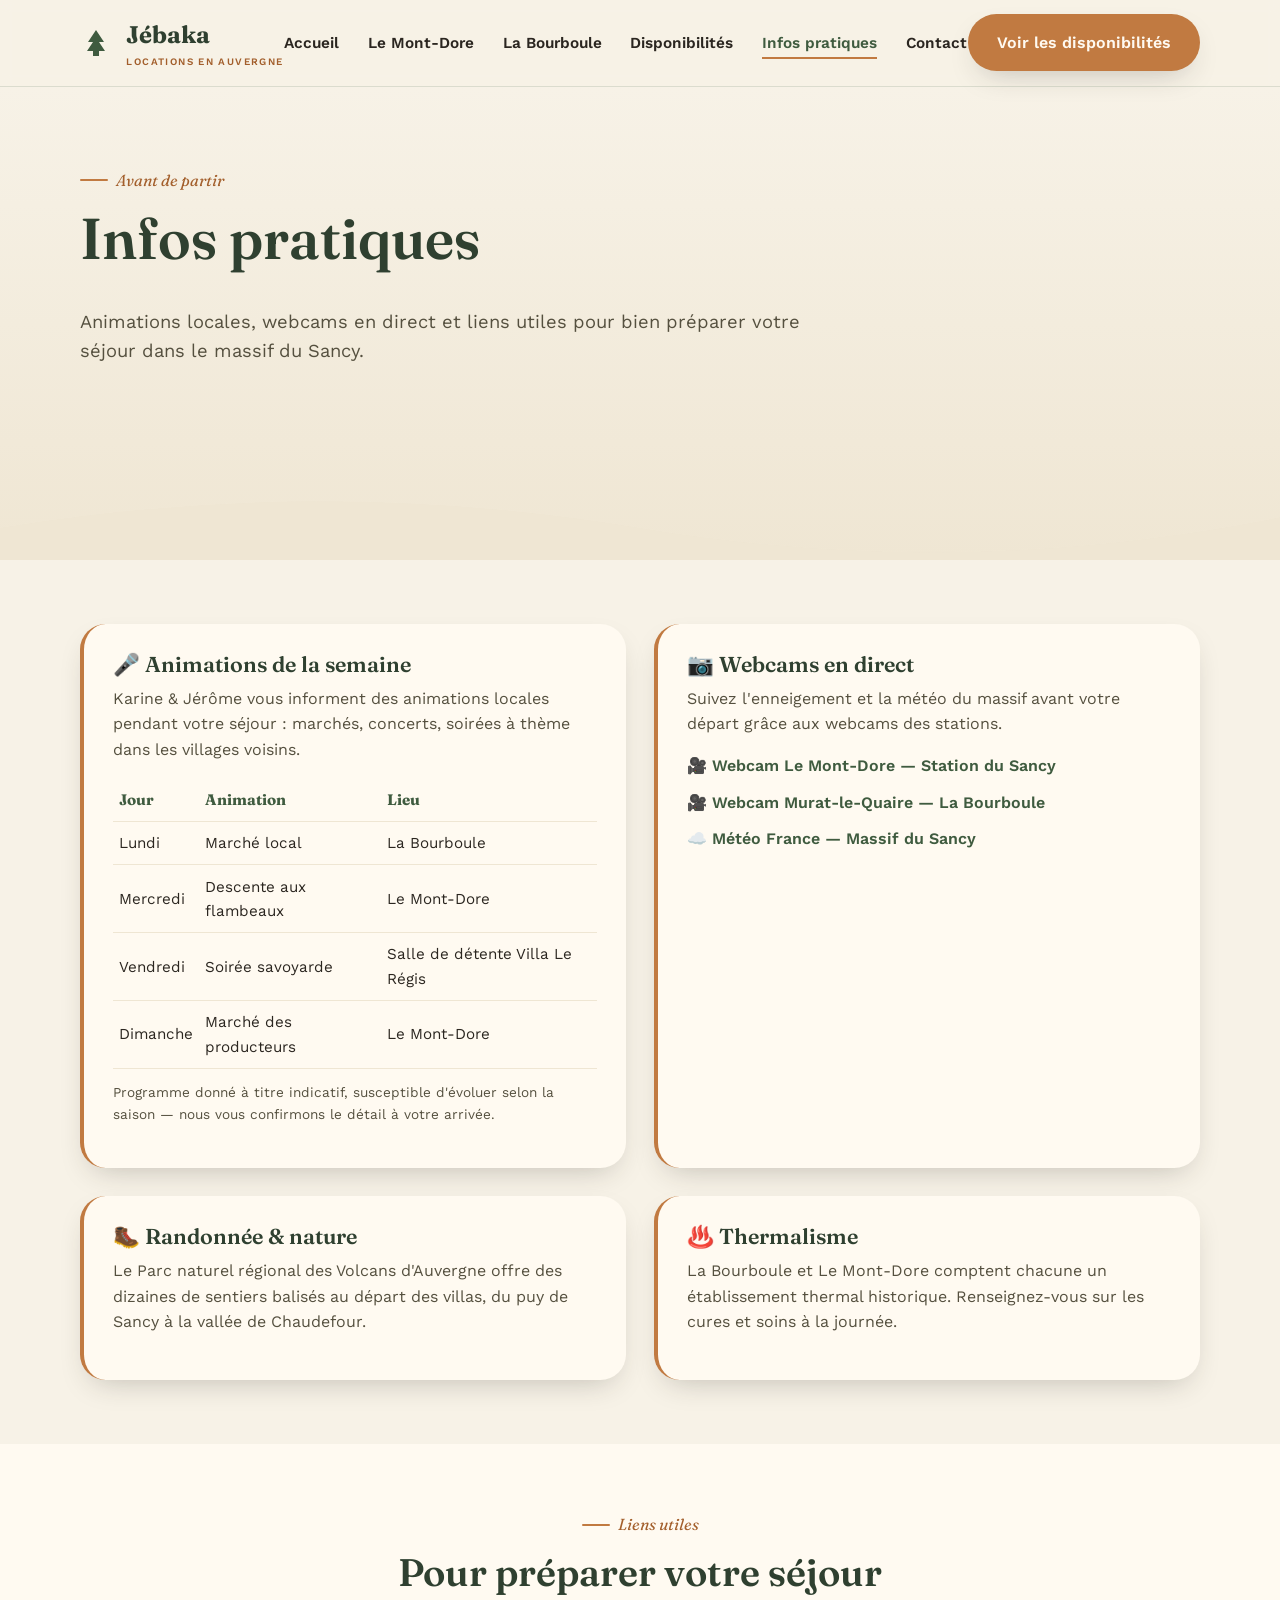
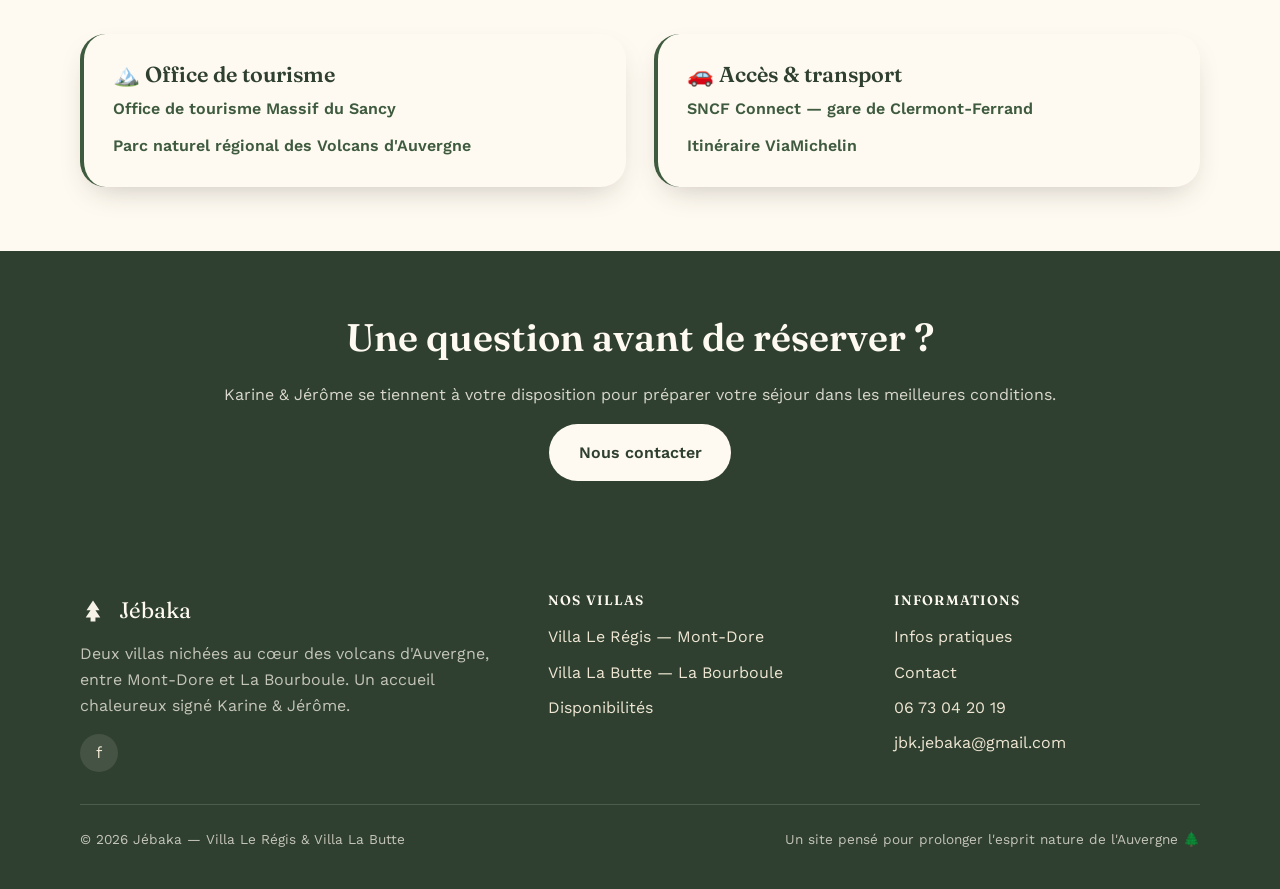
<file: infos-pratiques.html>
<!DOCTYPE html>
<html lang="fr">
<head>
<meta charset="UTF-8">
<meta name="viewport" content="width=device-width, initial-scale=1.0">
<title>Infos pratiques — Jébaka</title>
<meta name="description" content="Animations, webcams et liens utiles pour préparer votre séjour au Mont-Dore et à La Bourboule avec Jébaka.">
<link rel="icon" href="data:image/svg+xml,<svg xmlns=%22http://www.w3.org/2000/svg%22 viewBox=%220 0 100 100%22><text y=%22.9em%22 font-size=%2290%22>🌲</text></svg>">
<link rel="preconnect" href="https://fonts.googleapis.com">
<link rel="preconnect" href="https://fonts.gstatic.com" crossorigin>
<link href="https://fonts.googleapis.com/css2?family=Fraunces:ital,wght@0,500;0,600;0,700;1,500&family=Work+Sans:wght@400;500;600;700&display=swap" rel="stylesheet">
<link rel="stylesheet" href="assets/css/style.css">
</head>
<body>

<header class="site-header">
  <div class="container">
    <a href="index.html" class="logo">
      <svg width="32" height="32" viewBox="0 0 32 32" fill="none"><path d="M16 3 L24 15h-5l6 9h-6l0 5h-6l0-5H7l6-9h-5Z" fill="#3f5b3f"/></svg>
      <span>Jébaka<span class="sub">Locations en Auvergne</span></span>
    </a>
    <nav class="main-nav" aria-label="Navigation principale">
      <ul>
        <li><a href="index.html">Accueil</a></li>
        <li><a href="mont-dore.html">Le Mont-Dore</a></li>
        <li><a href="bourboule.html">La Bourboule</a></li>
        <li><a href="disponibilites.html">Disponibilités</a></li>
        <li><a href="infos-pratiques.html" aria-current="page">Infos pratiques</a></li>
        <li><a href="contact.html">Contact</a></li>
      </ul>
    </nav>
    <div class="header-actions">
      <a href="disponibilites.html" class="btn btn-primary">Voir les disponibilités</a>
      <button class="nav-toggle" aria-label="Ouvrir le menu"><span></span></button>
    </div>
  </div>
</header>

<main>
  <section class="hero" style="padding-bottom:0;">
    <div class="container" style="grid-template-columns:1fr;">
      <div class="hero-copy" style="max-width:760px;">
        <p class="eyebrow">Avant de partir</p>
        <h1>Infos pratiques</h1>
        <p class="lead">Animations locales, webcams en direct et liens utiles pour bien préparer votre séjour dans le massif du Sancy.</p>
      </div>
    </div>
    <svg class="mountain-line" viewBox="0 0 1200 120" preserveAspectRatio="none">
      <path d="M0,120 L0,90 Q300,40 600,90 T1200,80 L1200,120 Z" fill="#efe6d3"/>
    </svg>
  </section>

  <section class="section-cream">
    <div class="container">
      <div class="info-grid">
        <div class="info-card">
          <h3>🎤 Animations de la semaine</h3>
          <p>Karine &amp; Jérôme vous informent des animations locales pendant votre séjour : marchés, concerts, soirées à thème dans les villages voisins.</p>
          <table class="schedule-table">
            <thead><tr><th>Jour</th><th>Animation</th><th>Lieu</th></tr></thead>
            <tbody>
              <tr><td>Lundi</td><td>Marché local</td><td>La Bourboule</td></tr>
              <tr><td>Mercredi</td><td>Descente aux flambeaux</td><td>Le Mont-Dore</td></tr>
              <tr><td>Vendredi</td><td>Soirée savoyarde</td><td>Salle de détente Villa Le Régis</td></tr>
              <tr><td>Dimanche</td><td>Marché des producteurs</td><td>Le Mont-Dore</td></tr>
            </tbody>
          </table>
          <p style="font-size:0.85rem;margin-top:0.8rem;color:var(--ink-soft);">Programme donné à titre indicatif, susceptible d'évoluer selon la saison — nous vous confirmons le détail à votre arrivée.</p>
        </div>

        <div class="info-card">
          <h3>📷 Webcams en direct</h3>
          <p>Suivez l'enneigement et la météo du massif avant votre départ grâce aux webcams des stations.</p>
          <ul class="link-list">
            <li><a href="https://www.sancy.com/decouvrir/toutes-les-communes/le-mont-dore/webcams/" target="_blank" rel="noopener">🎥 Webcam Le Mont-Dore — Station du Sancy</a></li>
            <li><a href="https://www.sancy.com/decouvrir/toutes-les-communes/murat-le-quaire/webcam-murat-le-quaire/" target="_blank" rel="noopener">🎥 Webcam Murat-le-Quaire — La Bourboule</a></li>
            <li><a href="https://meteofrance.com" target="_blank" rel="noopener">☁️ Météo France — Massif du Sancy</a></li>
          </ul>
        </div>

        <div class="info-card">
          <h3>🥾 Randonnée &amp; nature</h3>
          <p>Le Parc naturel régional des Volcans d'Auvergne offre des dizaines de sentiers balisés au départ des villas, du puy de Sancy à la vallée de Chaudefour.</p>
        </div>

        <div class="info-card">
          <h3>♨️ Thermalisme</h3>
          <p>La Bourboule et Le Mont-Dore comptent chacune un établissement thermal historique. Renseignez-vous sur les cures et soins à la journée.</p>
        </div>
      </div>
    </div>
  </section>

  <section class="section-paper">
    <div class="container">
      <div class="section-head center">
        <p class="eyebrow">Liens utiles</p>
        <h2>Pour préparer votre séjour</h2>
      </div>
      <div class="info-grid">
        <div class="info-card" style="border-color:var(--forest);">
          <h3>🏔️ Office de tourisme</h3>
          <ul class="link-list">
            <li><a href="https://www.sancy.com" target="_blank" rel="noopener">Office de tourisme Massif du Sancy</a></li>
            <li><a href="https://www.parcdesvolcans.fr/" target="_blank" rel="noopener">Parc naturel régional des Volcans d'Auvergne</a></li>
          </ul>
        </div>
        <div class="info-card" style="border-color:var(--forest);">
          <h3>🚗 Accès &amp; transport</h3>
          <ul class="link-list">
            <li><a href="https://www.sncf-connect.com" target="_blank" rel="noopener">SNCF Connect — gare de Clermont-Ferrand</a></li>
            <li><a href="https://www.viamichelin.fr" target="_blank" rel="noopener">Itinéraire ViaMichelin</a></li>
          </ul>
        </div>
      </div>
    </div>
  </section>

  <section class="section-forest">
    <div class="container" style="text-align:center;">
      <h2>Une question avant de réserver ?</h2>
      <p>Karine &amp; Jérôme se tiennent à votre disposition pour préparer votre séjour dans les meilleures conditions.</p>
      <a href="contact.html" class="btn btn-light">Nous contacter</a>
    </div>
  </section>
</main>

<footer class="site-footer">
  <div class="container">
    <div class="footer-grid">
      <div>
        <div class="footer-logo">
          <svg width="26" height="26" viewBox="0 0 32 32" fill="none"><path d="M16 3 L24 15h-5l6 9h-6l0 5h-6l0-5H7l6-9h-5Z" fill="#f7f2e7"/></svg>
          Jébaka
        </div>
        <p>Deux villas nichées au cœur des volcans d'Auvergne, entre Mont-Dore et La Bourboule. Un accueil chaleureux signé Karine &amp; Jérôme.</p>
        <div class="social-links">
          <a href="https://www.facebook.com" aria-label="Facebook" target="_blank" rel="noopener">f</a>
        </div>
      </div>
      <div>
        <h4>Nos villas</h4>
        <ul>
          <li><a href="mont-dore.html">Villa Le Régis — Mont-Dore</a></li>
          <li><a href="bourboule.html">Villa La Butte — La Bourboule</a></li>
          <li><a href="disponibilites.html">Disponibilités</a></li>
        </ul>
      </div>
      <div>
        <h4>Informations</h4>
        <ul>
          <li><a href="infos-pratiques.html">Infos pratiques</a></li>
          <li><a href="contact.html">Contact</a></li>
          <li><a href="tel:0673042019">06 73 04 20 19</a></li>
          <li><a href="mailto:jbk.jebaka@gmail.com">jbk.jebaka@gmail.com</a></li>
        </ul>
      </div>
    </div>
    <div class="footer-bottom">
      <p>© 2026 Jébaka — Villa Le Régis &amp; Villa La Butte</p>
      <p>Un site pensé pour prolonger l'esprit nature de l'Auvergne 🌲</p>
    </div>
  </div>
</footer>

<script src="assets/js/main.js"></script>
</body>
</html>
</file>
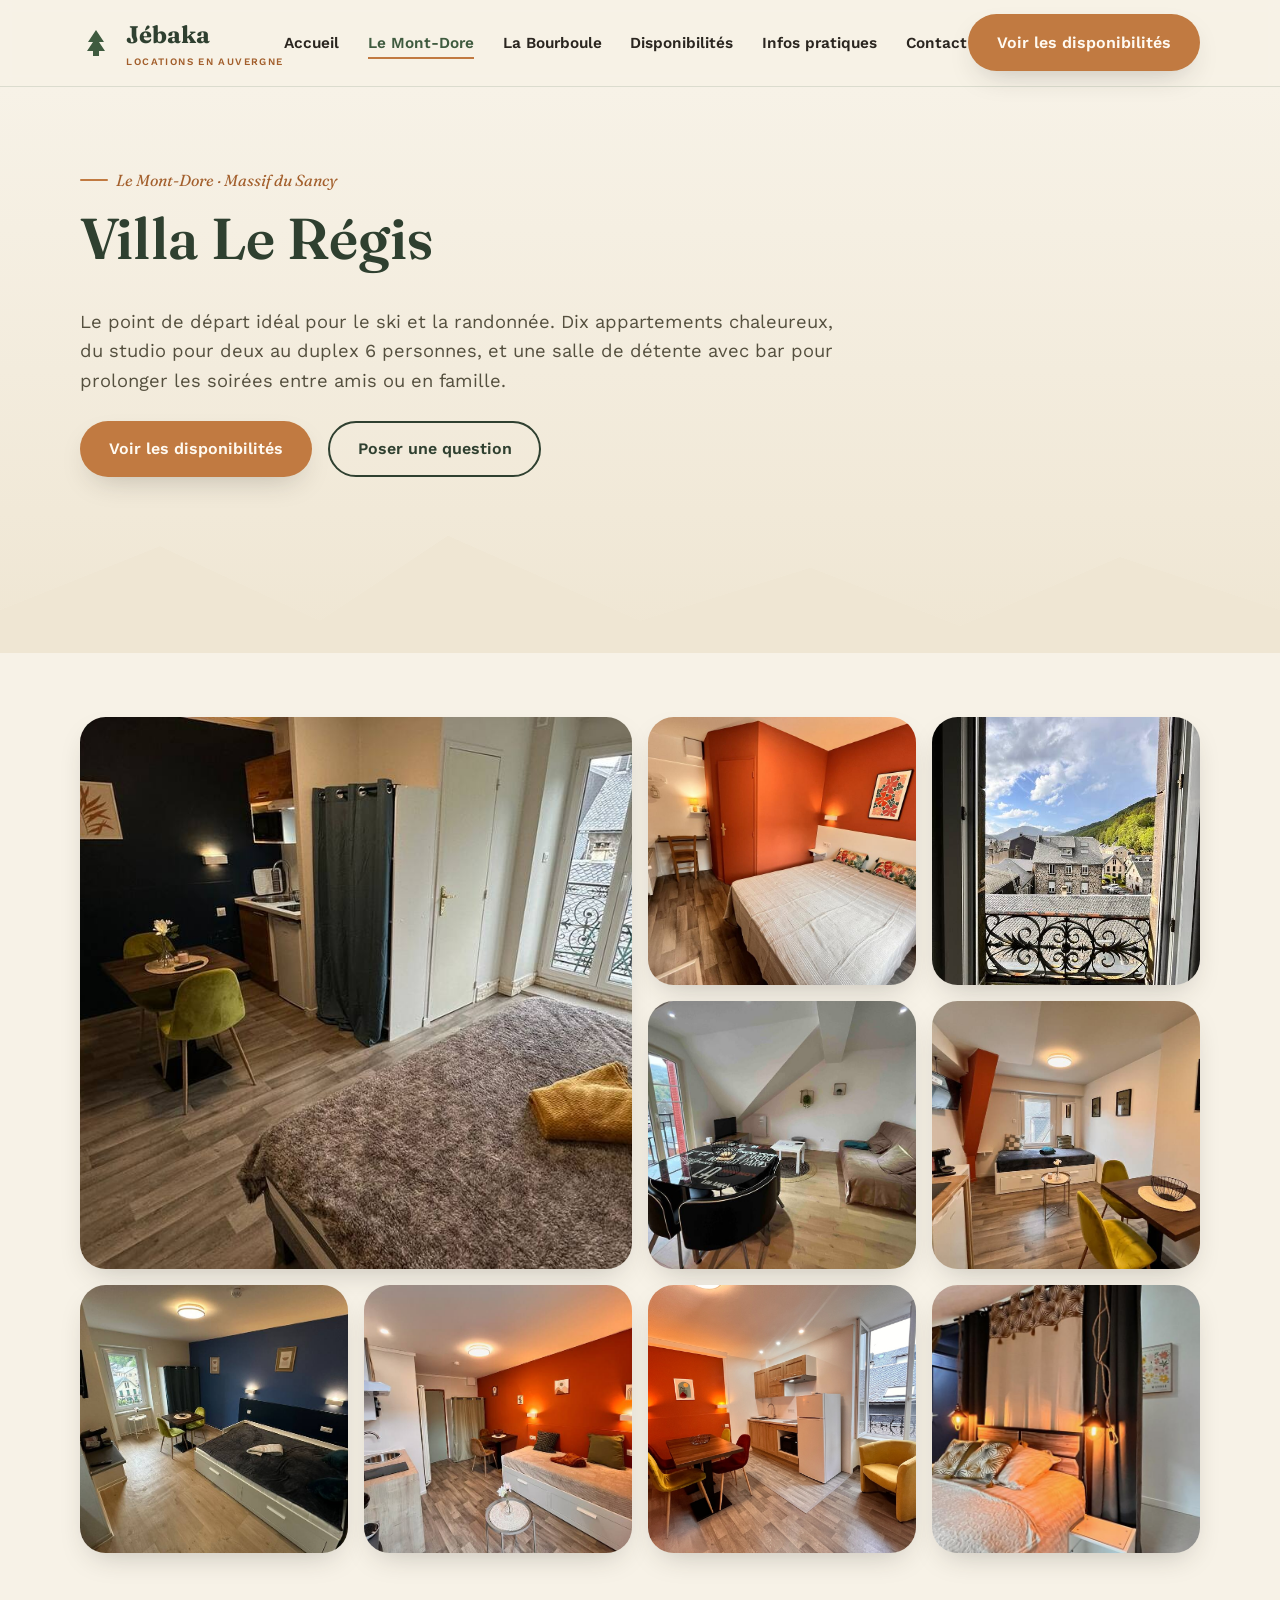
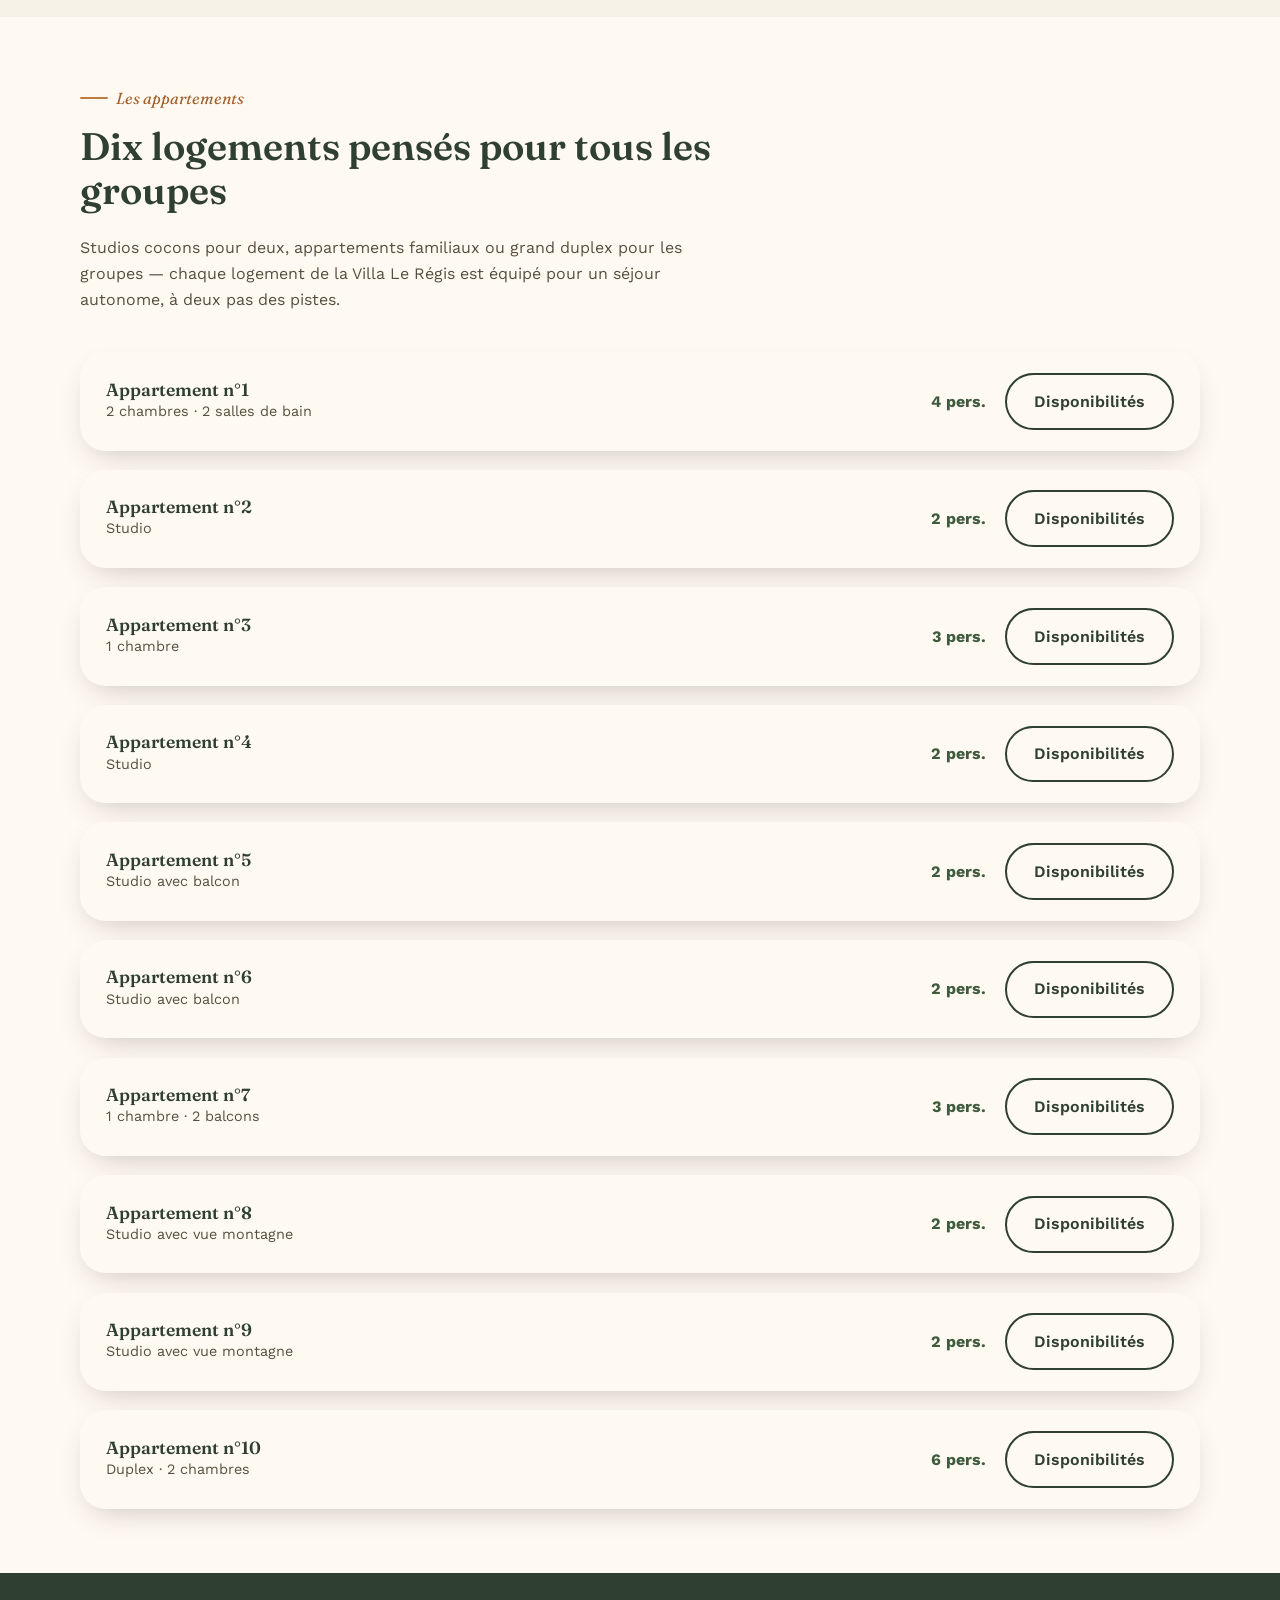
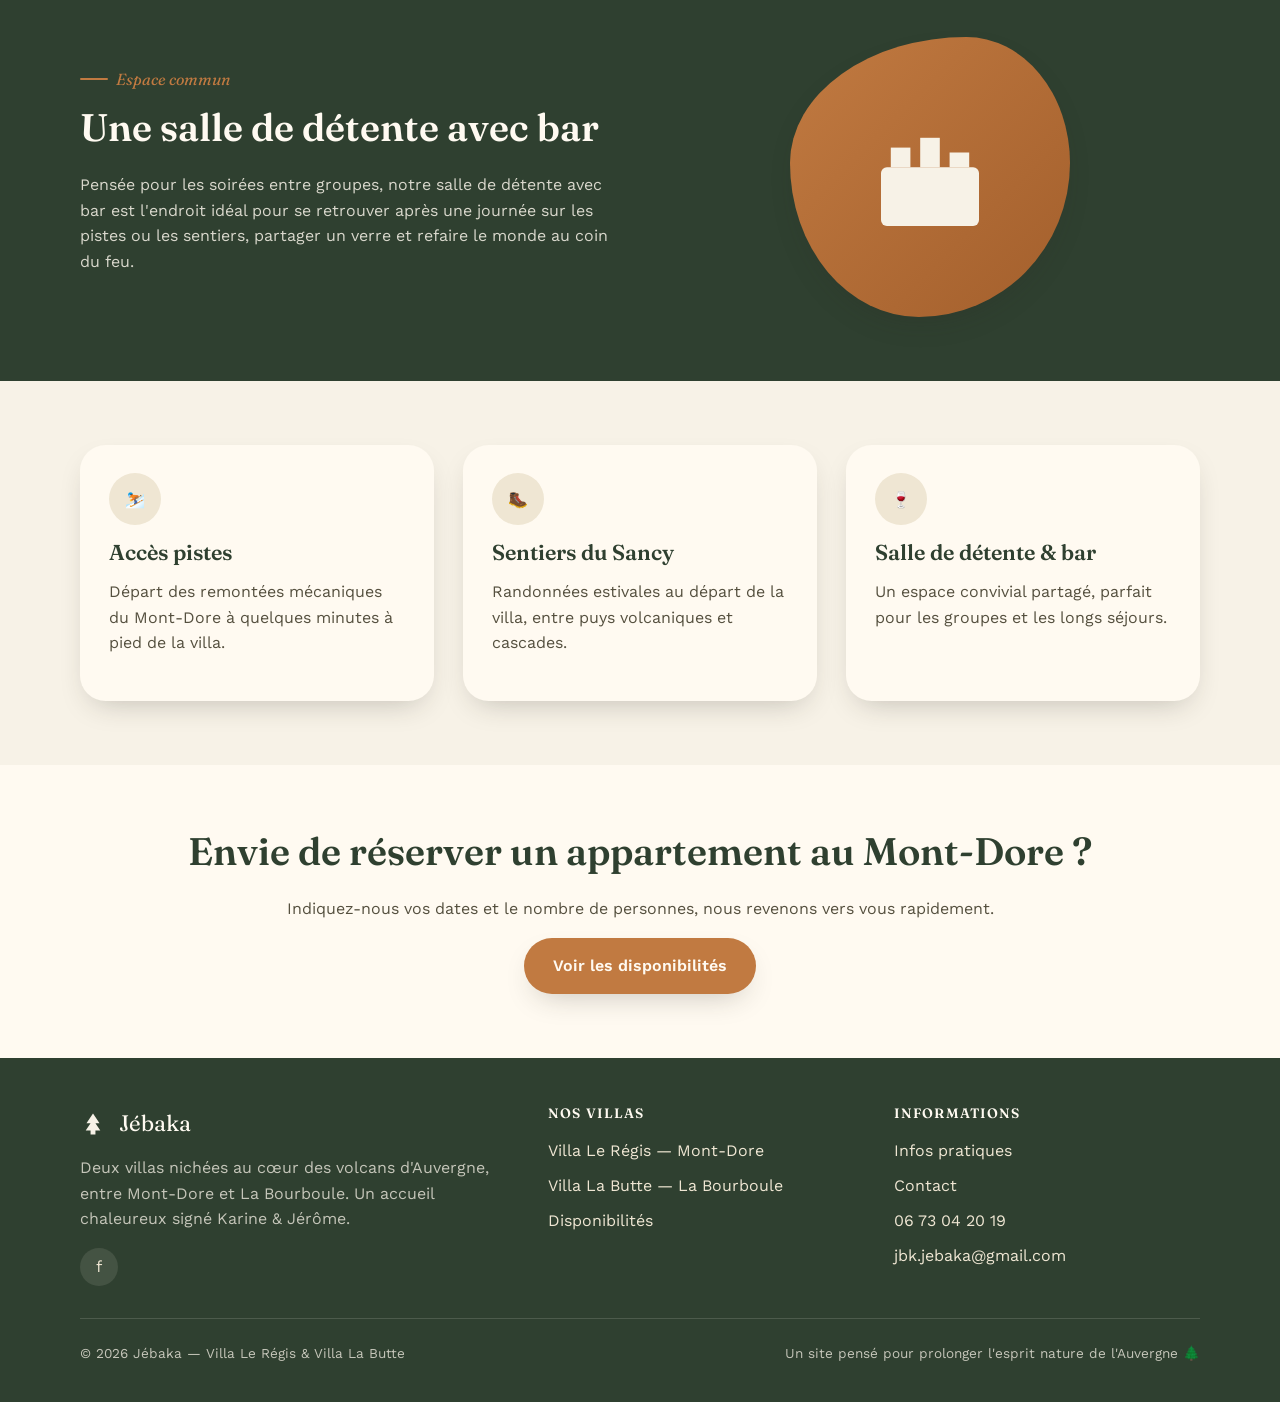
<file: mont-dore.html>
<!DOCTYPE html>
<html lang="fr">
<head>
<meta charset="UTF-8">
<meta name="viewport" content="width=device-width, initial-scale=1.0">
<title>Villa Le Régis — Appartements au Mont-Dore | Jébaka</title>
<meta name="description" content="Villa Le Régis au Mont-Dore : 10 appartements du studio au duplex 6 personnes, salle de détente avec bar, à deux pas des pistes et des sentiers du Sancy.">
<link rel="icon" href="data:image/svg+xml,<svg xmlns=%22http://www.w3.org/2000/svg%22 viewBox=%220 0 100 100%22><text y=%22.9em%22 font-size=%2290%22>🌲</text></svg>">
<link rel="preconnect" href="https://fonts.googleapis.com">
<link rel="preconnect" href="https://fonts.gstatic.com" crossorigin>
<link href="https://fonts.googleapis.com/css2?family=Fraunces:ital,wght@0,500;0,600;0,700;1,500&family=Work+Sans:wght@400;500;600;700&display=swap" rel="stylesheet">
<link rel="stylesheet" href="assets/css/style.css">
</head>
<body>

<header class="site-header">
  <div class="container">
    <a href="index.html" class="logo">
      <svg width="32" height="32" viewBox="0 0 32 32" fill="none"><path d="M16 3 L24 15h-5l6 9h-6l0 5h-6l0-5H7l6-9h-5Z" fill="#3f5b3f"/></svg>
      <span>Jébaka<span class="sub">Locations en Auvergne</span></span>
    </a>
    <nav class="main-nav" aria-label="Navigation principale">
      <ul>
        <li><a href="index.html">Accueil</a></li>
        <li><a href="mont-dore.html" aria-current="page">Le Mont-Dore</a></li>
        <li><a href="bourboule.html">La Bourboule</a></li>
        <li><a href="disponibilites.html">Disponibilités</a></li>
        <li><a href="infos-pratiques.html">Infos pratiques</a></li>
        <li><a href="contact.html">Contact</a></li>
      </ul>
    </nav>
    <div class="header-actions">
      <a href="disponibilites.html" class="btn btn-primary">Voir les disponibilités</a>
      <button class="nav-toggle" aria-label="Ouvrir le menu"><span></span></button>
    </div>
  </div>
</header>

<main>
  <section class="hero" style="padding-bottom:0;">
    <div class="container" style="grid-template-columns:1fr;">
      <div class="hero-copy" style="max-width:760px;">
        <p class="eyebrow">Le Mont-Dore · Massif du Sancy</p>
        <h1>Villa Le Régis</h1>
        <p class="lead">Le point de départ idéal pour le ski et la randonnée. Dix appartements chaleureux, du studio pour deux au duplex 6 personnes, et une salle de détente avec bar pour prolonger les soirées entre amis ou en famille.</p>
        <div class="hero-actions">
          <a href="disponibilites.html" class="btn btn-primary">Voir les disponibilités</a>
          <a href="contact.html" class="btn btn-ghost">Poser une question</a>
        </div>
      </div>
    </div>
    <svg class="mountain-line" viewBox="0 0 1200 120" preserveAspectRatio="none">
      <path d="M0,120 L0,80 L150,20 L300,90 L420,10 L600,90 L760,40 L900,95 L1050,30 L1200,80 L1200,120 Z" fill="#efe6d3"/>
    </svg>
  </section>

  <section class="section-cream">
    <div class="container">
      <div class="gallery-grid">
        <div><img src="assets/img/mont-dore/studio-bleu-cuisine.jpg" alt="Studio avec coin cuisine et balcon, Villa Le Régis" loading="lazy"></div>
        <div><img src="assets/img/mont-dore/studio-orange-bureau.jpg" alt="Chambre avec mur terracotta, Villa Le Régis" loading="lazy"></div>
        <div><img src="assets/img/mont-dore/vue-fenetre-montagne.jpg" alt="Vue montagne depuis la fenêtre d'un appartement" loading="lazy"></div>
        <div><img src="assets/img/mont-dore/duplex-salon-mansarde.jpg" alt="Salon du duplex sous mansarde, Villa Le Régis" loading="lazy"></div>
        <div><img src="assets/img/mont-dore/studio-poutre-orange.jpg" alt="Studio avec poutre apparente, Villa Le Régis" loading="lazy"></div>
      </div>
      <div class="gallery-grid plain" style="margin-top:1rem;">
        <div><img src="assets/img/mont-dore/studio-bleu-chambre.jpg" alt="Chambre du studio bleu nuit, Villa Le Régis" loading="lazy"></div>
        <div><img src="assets/img/mont-dore/studio-orange-chambre.jpg" alt="Chambre du studio terracotta, Villa Le Régis" loading="lazy"></div>
        <div><img src="assets/img/mont-dore/studio-orange-cuisine.jpg" alt="Coin cuisine et salon, Villa Le Régis" loading="lazy"></div>
        <div><img src="assets/img/mont-dore/chambre-mezzanine-lumieres.jpg" alt="Chambre cosy avec guirlande lumineuse, Villa Le Régis" loading="lazy"></div>
      </div>
    </div>
  </section>

  <section class="section-paper">
    <div class="container">
      <div class="section-head">
        <p class="eyebrow">Les appartements</p>
        <h2>Dix logements pensés pour tous les groupes</h2>
        <p>Studios cocons pour deux, appartements familiaux ou grand duplex pour les groupes — chaque logement de la Villa Le Régis est équipé pour un séjour autonome, à deux pas des pistes.</p>
      </div>
      <div class="apartment-list">
        <div class="apartment-row">
          <div>
            <h3>Appartement n°1</h3>
            <p class="meta">2 chambres · 2 salles de bain</p>
          </div>
          <span class="capacity">4 pers.</span>
          <a href="disponibilites.html" class="btn btn-ghost">Disponibilités</a>
        </div>
        <div class="apartment-row">
          <div>
            <h3>Appartement n°2</h3>
            <p class="meta">Studio</p>
          </div>
          <span class="capacity">2 pers.</span>
          <a href="disponibilites.html" class="btn btn-ghost">Disponibilités</a>
        </div>
        <div class="apartment-row">
          <div>
            <h3>Appartement n°3</h3>
            <p class="meta">1 chambre</p>
          </div>
          <span class="capacity">3 pers.</span>
          <a href="disponibilites.html" class="btn btn-ghost">Disponibilités</a>
        </div>
        <div class="apartment-row">
          <div>
            <h3>Appartement n°4</h3>
            <p class="meta">Studio</p>
          </div>
          <span class="capacity">2 pers.</span>
          <a href="disponibilites.html" class="btn btn-ghost">Disponibilités</a>
        </div>
        <div class="apartment-row">
          <div>
            <h3>Appartement n°5</h3>
            <p class="meta">Studio avec balcon</p>
          </div>
          <span class="capacity">2 pers.</span>
          <a href="disponibilites.html" class="btn btn-ghost">Disponibilités</a>
        </div>
        <div class="apartment-row">
          <div>
            <h3>Appartement n°6</h3>
            <p class="meta">Studio avec balcon</p>
          </div>
          <span class="capacity">2 pers.</span>
          <a href="disponibilites.html" class="btn btn-ghost">Disponibilités</a>
        </div>
        <div class="apartment-row">
          <div>
            <h3>Appartement n°7</h3>
            <p class="meta">1 chambre · 2 balcons</p>
          </div>
          <span class="capacity">3 pers.</span>
          <a href="disponibilites.html" class="btn btn-ghost">Disponibilités</a>
        </div>
        <div class="apartment-row">
          <div>
            <h3>Appartement n°8</h3>
            <p class="meta">Studio avec vue montagne</p>
          </div>
          <span class="capacity">2 pers.</span>
          <a href="disponibilites.html" class="btn btn-ghost">Disponibilités</a>
        </div>
        <div class="apartment-row">
          <div>
            <h3>Appartement n°9</h3>
            <p class="meta">Studio avec vue montagne</p>
          </div>
          <span class="capacity">2 pers.</span>
          <a href="disponibilites.html" class="btn btn-ghost">Disponibilités</a>
        </div>
        <div class="apartment-row">
          <div>
            <h3>Appartement n°10</h3>
            <p class="meta">Duplex · 2 chambres</p>
          </div>
          <span class="capacity">6 pers.</span>
          <a href="disponibilites.html" class="btn btn-ghost">Disponibilités</a>
        </div>
      </div>
    </div>
  </section>

  <section class="section-forest">
    <div class="container" style="display:grid;grid-template-columns:1fr 1fr;gap:2.5rem;align-items:center;">
      <div>
        <p class="eyebrow" style="color:#c17a41;">Espace commun</p>
        <h2>Une salle de détente avec bar</h2>
        <p>Pensée pour les soirées entre groupes, notre salle de détente avec bar est l'endroit idéal pour se retrouver après une journée sur les pistes ou les sentiers, partager un verre et refaire le monde au coin du feu.</p>
      </div>
      <div class="blob" style="background:linear-gradient(135deg,#c17a41,#a35f2c);margin-inline:auto;max-width:280px;">
        <svg viewBox="0 0 200 200" fill="none">
          <rect x="50" y="90" width="100" height="60" rx="6" fill="#f7f2e7"/>
          <rect x="60" y="70" width="20" height="20" fill="#f7f2e7"/>
          <rect x="90" y="60" width="20" height="30" fill="#f7f2e7"/>
          <rect x="120" y="75" width="20" height="15" fill="#f7f2e7"/>
        </svg>
      </div>
    </div>
  </section>

  <section class="section-cream">
    <div class="container">
      <div class="feature-grid">
        <div class="feature-card">
          <div class="feature-icon">⛷️</div>
          <h3>Accès pistes</h3>
          <p>Départ des remontées mécaniques du Mont-Dore à quelques minutes à pied de la villa.</p>
        </div>
        <div class="feature-card">
          <div class="feature-icon">🥾</div>
          <h3>Sentiers du Sancy</h3>
          <p>Randonnées estivales au départ de la villa, entre puys volcaniques et cascades.</p>
        </div>
        <div class="feature-card">
          <div class="feature-icon">🍷</div>
          <h3>Salle de détente &amp; bar</h3>
          <p>Un espace convivial partagé, parfait pour les groupes et les longs séjours.</p>
        </div>
      </div>
    </div>
  </section>

  <section class="section-paper">
    <div class="container" style="text-align:center;">
      <h2>Envie de réserver un appartement au Mont-Dore ?</h2>
      <p>Indiquez-nous vos dates et le nombre de personnes, nous revenons vers vous rapidement.</p>
      <a href="disponibilites.html" class="btn btn-primary">Voir les disponibilités</a>
    </div>
  </section>
</main>

<footer class="site-footer">
  <div class="container">
    <div class="footer-grid">
      <div>
        <div class="footer-logo">
          <svg width="26" height="26" viewBox="0 0 32 32" fill="none"><path d="M16 3 L24 15h-5l6 9h-6l0 5h-6l0-5H7l6-9h-5Z" fill="#f7f2e7"/></svg>
          Jébaka
        </div>
        <p>Deux villas nichées au cœur des volcans d'Auvergne, entre Mont-Dore et La Bourboule. Un accueil chaleureux signé Karine &amp; Jérôme.</p>
        <div class="social-links">
          <a href="https://www.facebook.com" aria-label="Facebook" target="_blank" rel="noopener">f</a>
        </div>
      </div>
      <div>
        <h4>Nos villas</h4>
        <ul>
          <li><a href="mont-dore.html">Villa Le Régis — Mont-Dore</a></li>
          <li><a href="bourboule.html">Villa La Butte — La Bourboule</a></li>
          <li><a href="disponibilites.html">Disponibilités</a></li>
        </ul>
      </div>
      <div>
        <h4>Informations</h4>
        <ul>
          <li><a href="infos-pratiques.html">Infos pratiques</a></li>
          <li><a href="contact.html">Contact</a></li>
          <li><a href="tel:0673042019">06 73 04 20 19</a></li>
          <li><a href="mailto:jbk.jebaka@gmail.com">jbk.jebaka@gmail.com</a></li>
        </ul>
      </div>
    </div>
    <div class="footer-bottom">
      <p>© 2026 Jébaka — Villa Le Régis &amp; Villa La Butte</p>
      <p>Un site pensé pour prolonger l'esprit nature de l'Auvergne 🌲</p>
    </div>
  </div>
</footer>

<script src="assets/js/main.js"></script>
</body>
</html>
</file>
<file: assets/css/style.css>
/* =========================================================
   Jébaka — thème "nature d'Auvergne"
   Palette : sapin, terre cuite, mousse, crème, pierre volcanique
   ========================================================= */

:root {
  --forest-dark: #2f4030;
  --forest: #3f5b3f;
  --forest-light: #6b8a5f;
  --moss: #8a9a6e;
  --clay: #c17a41;
  --clay-dark: #a35f2c;
  --stone: #6f6459;
  --cream: #f7f2e7;
  --cream-dark: #efe6d3;
  --paper: #fffaf1;
  --ink: #2b2620;
  --ink-soft: #55503f;

  --font-display: "Fraunces", "Iowan Old Style", Georgia, serif;
  --font-body: "Work Sans", "Segoe UI", sans-serif;

  --radius-organic: 63% 37% 54% 46% / 45% 45% 55% 55%;
  --radius-soft: 1.6rem;
  --shadow-soft: 0 12px 30px -12px rgba(43, 38, 32, 0.28);
}

* { box-sizing: border-box; }

html { scroll-behavior: smooth; }

body {
  margin: 0;
  font-family: var(--font-body);
  color: var(--ink);
  background: var(--cream);
  line-height: 1.6;
}

img { max-width: 100%; display: block; }

a { color: inherit; text-decoration: none; }

h1, h2, h3, h4 {
  font-family: var(--font-display);
  color: var(--forest-dark);
  line-height: 1.15;
  margin: 0 0 0.6em;
  font-weight: 600;
}

h1 { font-size: clamp(2.2rem, 4vw + 1rem, 3.6rem); }
h2 { font-size: clamp(1.7rem, 2.5vw + 1rem, 2.4rem); }
h3 { font-size: 1.35rem; }

p { margin: 0 0 1em; color: var(--ink-soft); }

.container {
  width: min(1120px, 92%);
  margin-inline: auto;
}

.eyebrow {
  display: inline-flex;
  align-items: center;
  gap: 0.5em;
  font-family: var(--font-display);
  font-style: italic;
  color: var(--clay-dark);
  font-size: 1rem;
  margin-bottom: 0.8em;
}
.eyebrow::before {
  content: "";
  width: 28px;
  height: 2px;
  background: var(--clay);
  border-radius: 2px;
}

/* ---------- Buttons ---------- */
.btn {
  display: inline-flex;
  align-items: center;
  gap: 0.5em;
  padding: 0.85em 1.7em;
  border-radius: 999px;
  font-weight: 600;
  font-family: var(--font-body);
  border: 2px solid transparent;
  cursor: pointer;
  transition: transform 0.2s ease, box-shadow 0.2s ease, background 0.2s ease, color 0.2s ease;
}
.btn-primary {
  background: var(--clay);
  color: var(--paper);
  box-shadow: var(--shadow-soft);
}
.btn-primary:hover { background: var(--clay-dark); transform: translateY(-2px); }

.btn-ghost {
  background: transparent;
  border-color: currentColor;
  color: var(--forest-dark);
}
.btn-ghost:hover { background: var(--forest-dark); color: var(--paper); }

.btn-light {
  background: var(--paper);
  color: var(--forest-dark);
}
.btn-light:hover { background: var(--cream-dark); transform: translateY(-2px); }

/* ---------- Header ---------- */
.site-header {
  position: sticky;
  top: 0;
  z-index: 50;
  background: rgba(247, 242, 231, 0.92);
  backdrop-filter: blur(6px);
  border-bottom: 1px solid rgba(63, 91, 63, 0.15);
}
.site-header .container {
  display: flex;
  align-items: center;
  justify-content: space-between;
  padding-block: 0.9rem;
}

.logo {
  display: flex;
  align-items: center;
  gap: 0.6em;
  font-family: var(--font-display);
  font-size: 1.5rem;
  font-weight: 700;
  color: var(--forest-dark);
}
.logo svg { flex-shrink: 0; }
.logo span.sub {
  display: block;
  font-family: var(--font-body);
  font-size: 0.62rem;
  letter-spacing: 0.14em;
  text-transform: uppercase;
  font-weight: 600;
  color: var(--clay-dark);
}

.main-nav ul {
  list-style: none;
  display: flex;
  gap: 1.8rem;
  margin: 0;
  padding: 0;
}
.main-nav a {
  font-weight: 600;
  font-size: 0.96rem;
  color: var(--ink);
  padding-block: 0.3em;
  border-bottom: 2px solid transparent;
  transition: color 0.2s ease, border-color 0.2s ease;
}
.main-nav a:hover,
.main-nav a[aria-current="page"] {
  color: var(--forest);
  border-color: var(--clay);
}

.header-actions { display: flex; align-items: center; gap: 1rem; }

.nav-toggle {
  display: none;
  background: none;
  border: none;
  cursor: pointer;
  padding: 0.4em;
}
.nav-toggle span, .nav-toggle span::before, .nav-toggle span::after {
  display: block;
  width: 24px;
  height: 2px;
  background: var(--forest-dark);
  position: relative;
  transition: 0.2s;
}
.nav-toggle span::before, .nav-toggle span::after { content: ""; position: absolute; left: 0; }
.nav-toggle span::before { top: -7px; }
.nav-toggle span::after { top: 7px; }

/* ---------- Hero ---------- */
.hero {
  position: relative;
  overflow: hidden;
  background: linear-gradient(180deg, var(--cream) 0%, var(--cream-dark) 100%);
  padding-block: clamp(3rem, 6vw, 6rem) 0;
}
.hero .container {
  display: grid;
  grid-template-columns: 1.1fr 0.9fr;
  gap: 3rem;
  align-items: center;
}
.hero-copy p.lead { font-size: 1.15rem; }
.hero-actions { display: flex; gap: 1rem; flex-wrap: wrap; margin-top: 1.6rem; }

.hero-badges {
  display: flex;
  gap: 1.5rem;
  margin-top: 2.2rem;
  flex-wrap: wrap;
}
.hero-badges .badge {
  display: flex;
  align-items: center;
  gap: 0.6em;
  font-size: 0.9rem;
  font-weight: 600;
  color: var(--forest-dark);
}

.hero-art { position: relative; }
.blob {
  border-radius: var(--radius-organic);
  background: linear-gradient(135deg, var(--forest-light), var(--forest));
  aspect-ratio: 1;
  display: flex;
  align-items: center;
  justify-content: center;
  box-shadow: var(--shadow-soft);
}
.blob svg { width: 70%; height: 70%; }

.mountain-line {
  width: 100%;
  height: auto;
  display: block;
  margin-top: 3rem;
}

/* ---------- Sections ---------- */
section { padding-block: clamp(3rem, 5vw, 5.5rem); }
.section-cream { background: var(--cream); }
.section-paper { background: var(--paper); }
.section-forest {
  background: var(--forest-dark);
  color: var(--cream);
}
.section-forest h2, .section-forest h3 { color: var(--paper); }
.section-forest p { color: rgba(247, 242, 231, 0.85); }

.section-head { max-width: 640px; margin-bottom: 2.5rem; }
.section-head.center { margin-inline: auto; text-align: center; }

/* ---------- Property cards ---------- */
.property-grid {
  display: grid;
  grid-template-columns: repeat(2, 1fr);
  gap: 2rem;
}
.property-card {
  background: var(--paper);
  border-radius: var(--radius-soft);
  overflow: hidden;
  box-shadow: var(--shadow-soft);
  display: flex;
  flex-direction: column;
}
.property-media {
  aspect-ratio: 16/10;
  position: relative;
  overflow: hidden;
}
.property-media img {
  width: 100%;
  height: 100%;
  object-fit: cover;
  display: block;
  transition: transform 0.4s ease;
}
.property-card:hover .property-media img { transform: scale(1.04); }
.property-body { padding: 1.8rem; display: flex; flex-direction: column; gap: 0.8rem; flex: 1; }
.property-tags { display: flex; gap: 0.5rem; flex-wrap: wrap; margin-bottom: 0.3rem; }
.tag {
  font-size: 0.75rem;
  font-weight: 700;
  letter-spacing: 0.04em;
  text-transform: uppercase;
  padding: 0.3em 0.8em;
  border-radius: 999px;
  background: var(--cream-dark);
  color: var(--forest);
}
.property-body .btn { margin-top: auto; align-self: flex-start; }

/* ---------- Feature grid ---------- */
.feature-grid {
  display: grid;
  grid-template-columns: repeat(3, 1fr);
  gap: 1.8rem;
}
.feature-card {
  background: var(--paper);
  border-radius: var(--radius-soft);
  padding: 1.8rem;
  box-shadow: var(--shadow-soft);
}
.feature-icon {
  width: 52px;
  height: 52px;
  border-radius: 50%;
  background: var(--cream-dark);
  display: flex;
  align-items: center;
  justify-content: center;
  margin-bottom: 1rem;
  color: var(--forest);
}

/* ---------- Apartment list (detail pages) ---------- */
.apartment-list { display: grid; gap: 1.2rem; }
.apartment-row {
  display: grid;
  grid-template-columns: 1fr auto auto;
  gap: 1.2rem;
  align-items: center;
  background: var(--paper);
  border-radius: var(--radius-soft);
  padding: 1.3rem 1.6rem;
  box-shadow: var(--shadow-soft);
}
.apartment-row h3 { margin: 0; font-size: 1.1rem; }
.apartment-row .meta { color: var(--ink-soft); font-size: 0.9rem; margin: 0; }
.apartment-row .capacity {
  font-weight: 700;
  color: var(--forest);
  white-space: nowrap;
}

/* ---------- Gallery ---------- */
.gallery-grid {
  display: grid;
  grid-template-columns: repeat(4, 1fr);
  gap: 1rem;
}
.gallery-grid > div {
  aspect-ratio: 1;
  border-radius: var(--radius-soft);
  overflow: hidden;
  box-shadow: var(--shadow-soft);
}
.gallery-grid img {
  width: 100%;
  height: 100%;
  object-fit: cover;
  display: block;
}
.gallery-grid > div:nth-child(1) { grid-column: span 2; grid-row: span 2; }
.gallery-grid.cols-2 { grid-template-columns: repeat(2, 1fr); }
.gallery-grid.cols-2 > div:nth-child(1) { grid-column: span 1; grid-row: span 1; }
.gallery-grid.plain > div:nth-child(1) { grid-column: span 1; grid-row: span 1; }

/* ---------- Info / practical page ---------- */
.info-grid {
  display: grid;
  grid-template-columns: repeat(2, 1fr);
  gap: 1.8rem;
}
.info-card {
  background: var(--paper);
  border-radius: var(--radius-soft);
  padding: 1.8rem;
  box-shadow: var(--shadow-soft);
  border-left: 4px solid var(--clay);
}
.info-card h3 { margin-bottom: 0.5rem; }
.schedule-table { width: 100%; border-collapse: collapse; margin-top: 1rem; }
.schedule-table th, .schedule-table td {
  text-align: left;
  padding: 0.6em 0.4em;
  border-bottom: 1px solid var(--cream-dark);
  font-size: 0.95rem;
}
.schedule-table th { color: var(--forest); font-family: var(--font-display); }

.link-list { list-style: none; padding: 0; margin: 0; display: grid; gap: 0.7rem; }
.link-list a {
  display: flex;
  align-items: center;
  gap: 0.6em;
  font-weight: 600;
  color: var(--forest);
}
.link-list a:hover { color: var(--clay-dark); }

/* ---------- Availability page ---------- */
.avail-panel {
  background: var(--paper);
  border-radius: var(--radius-soft);
  box-shadow: var(--shadow-soft);
  padding: 2rem;
  display: grid;
  grid-template-columns: 1fr 1fr;
  gap: 2rem;
  align-items: center;
}
.avail-steps { list-style: none; padding: 0; margin: 0; counter-reset: step; display: grid; gap: 1.2rem; }
.avail-steps li {
  counter-increment: step;
  display: flex;
  gap: 1rem;
  align-items: flex-start;
}
.avail-steps li::before {
  content: counter(step);
  flex-shrink: 0;
  width: 34px; height: 34px;
  border-radius: 50%;
  background: var(--forest);
  color: var(--paper);
  font-weight: 700;
  display: flex; align-items: center; justify-content: center;
  font-family: var(--font-display);
}

/* ---------- Contact ---------- */
.contact-grid {
  display: grid;
  grid-template-columns: 1fr 1fr;
  gap: 2.5rem;
}
.contact-card {
  background: var(--paper);
  border-radius: var(--radius-soft);
  box-shadow: var(--shadow-soft);
  padding: 2rem;
}
.contact-detail { display: flex; align-items: center; gap: 0.8em; margin-bottom: 1.1rem; }
.contact-detail .icon-badge {
  width: 42px; height: 42px; border-radius: 50%;
  background: var(--cream-dark); color: var(--forest);
  display: flex; align-items: center; justify-content: center; flex-shrink: 0;
}
.form-field { margin-bottom: 1.1rem; display: grid; gap: 0.4em; }
.form-field label { font-weight: 600; font-size: 0.9rem; color: var(--forest-dark); }
.form-field input, .form-field textarea {
  padding: 0.8em 1em;
  border-radius: 0.7em;
  border: 1px solid var(--cream-dark);
  background: var(--cream);
  font-family: var(--font-body);
  font-size: 1rem;
  color: var(--ink);
}
.form-field input:focus, .form-field textarea:focus {
  outline: 2px solid var(--forest-light);
  outline-offset: 1px;
}

/* ---------- Testimonial ---------- */
.testimonial {
  max-width: 760px;
  margin-inline: auto;
  text-align: center;
}
.testimonial p.quote {
  font-family: var(--font-display);
  font-style: italic;
  font-size: 1.5rem;
  color: var(--paper);
}
.testimonial .author { font-weight: 700; color: var(--clay); }

/* ---------- Footer ---------- */
.site-footer {
  background: var(--forest-dark);
  color: var(--cream-dark);
  padding-block: 3rem 1.5rem;
}
.footer-grid {
  display: grid;
  grid-template-columns: 1.4fr 1fr 1fr;
  gap: 2.5rem;
  padding-bottom: 2rem;
  border-bottom: 1px solid rgba(247, 242, 231, 0.15);
}
.site-footer p { color: rgba(247, 242, 231, 0.75); }

.footer-grid h4 {
  color: var(--paper);
  font-size: 0.85rem;
  text-transform: uppercase;
  letter-spacing: 0.08em;
  margin-bottom: 1rem;
}
.footer-grid ul { list-style: none; margin: 0; padding: 0; display: grid; gap: 0.6rem; }
.footer-grid a:hover { color: var(--paper); }
.footer-logo { display: flex; align-items: center; gap: 0.6em; font-family: var(--font-display); font-size: 1.4rem; color: var(--paper); margin-bottom: 0.8rem; }
.footer-bottom {
  display: flex;
  justify-content: space-between;
  align-items: center;
  padding-top: 1.5rem;
  font-size: 0.85rem;
  flex-wrap: wrap;
  gap: 1rem;
}
.social-links { display: flex; gap: 0.8rem; }
.social-links a {
  width: 38px; height: 38px; border-radius: 50%;
  background: rgba(247, 242, 231, 0.1);
  display: flex; align-items: center; justify-content: center;
  transition: background 0.2s ease;
}
.social-links a:hover { background: var(--clay); }

/* ---------- Utilities ---------- */
.divider-leaf {
  display: flex;
  justify-content: center;
  color: var(--moss);
  margin-block: 0.5rem 2.5rem;
}

/* ---------- Responsive ---------- */
@media (max-width: 900px) {
  .main-nav { display: none; }
  .nav-toggle { display: block; }
  .hero .container { grid-template-columns: 1fr; }
  .hero-art { order: -1; max-width: 320px; margin-inline: auto; }
  .property-grid, .feature-grid, .info-grid, .contact-grid, .avail-panel {
    grid-template-columns: 1fr;
  }
  .gallery-grid { grid-template-columns: repeat(2, 1fr); }
  .footer-grid { grid-template-columns: 1fr; }
  .apartment-row { grid-template-columns: 1fr; text-align: left; }
}

body.nav-open .main-nav {
  display: block;
  position: absolute;
  top: 100%;
  left: 0;
  right: 0;
  background: var(--paper);
  box-shadow: var(--shadow-soft);
  padding: 1.5rem;
}
body.nav-open .main-nav ul { flex-direction: column; gap: 1rem; }
</file>
